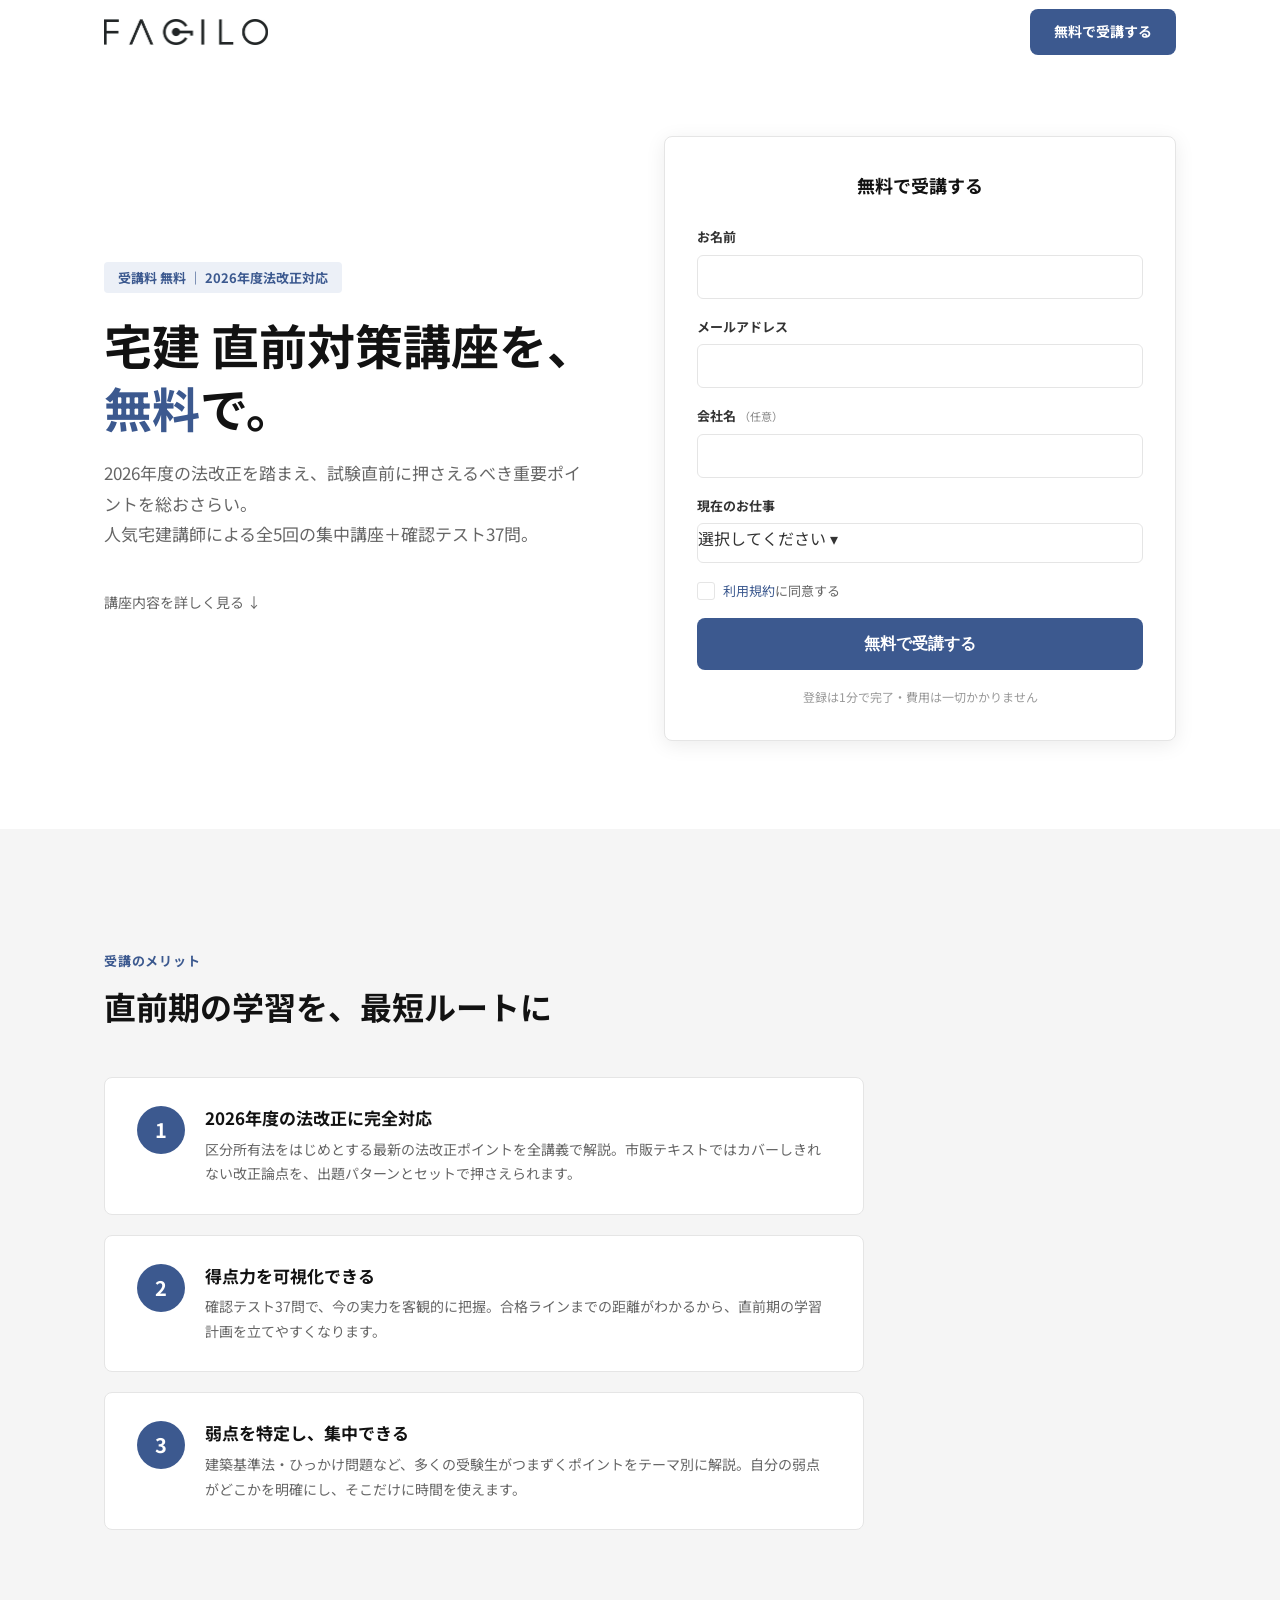
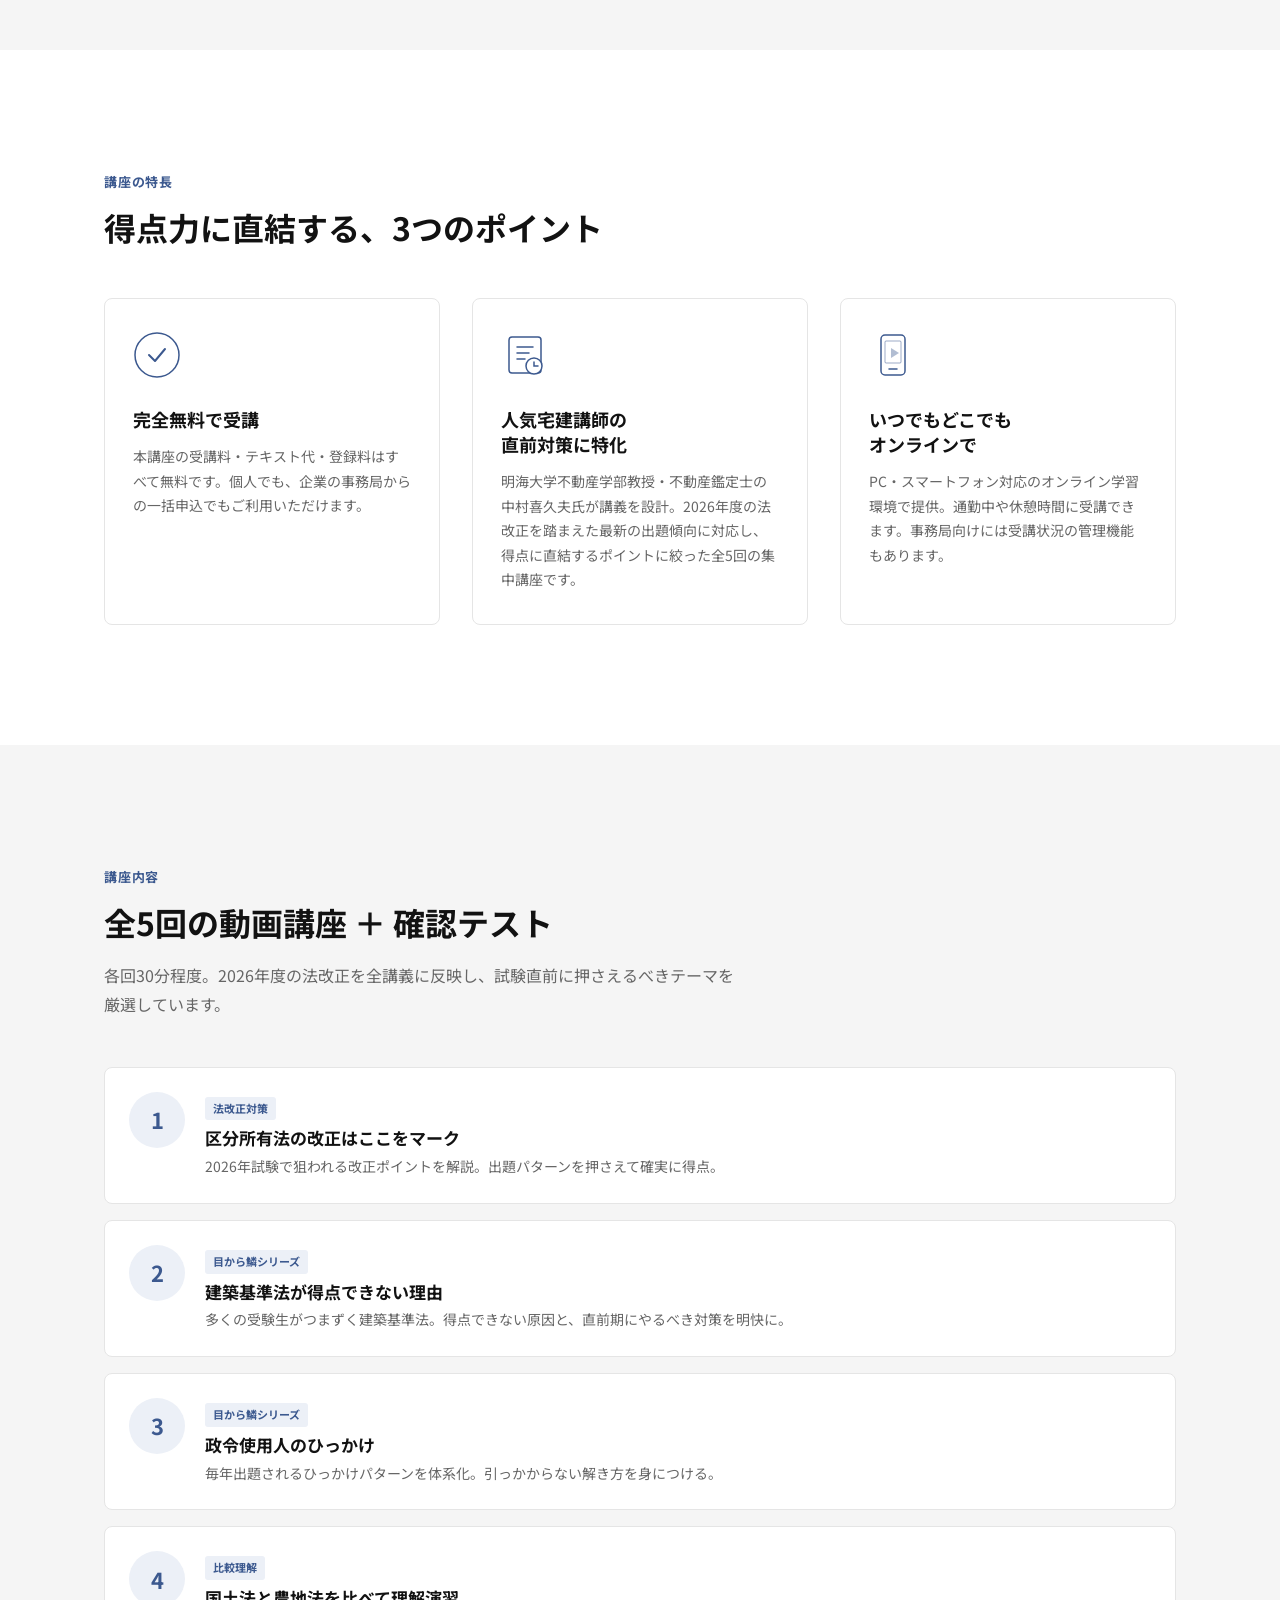
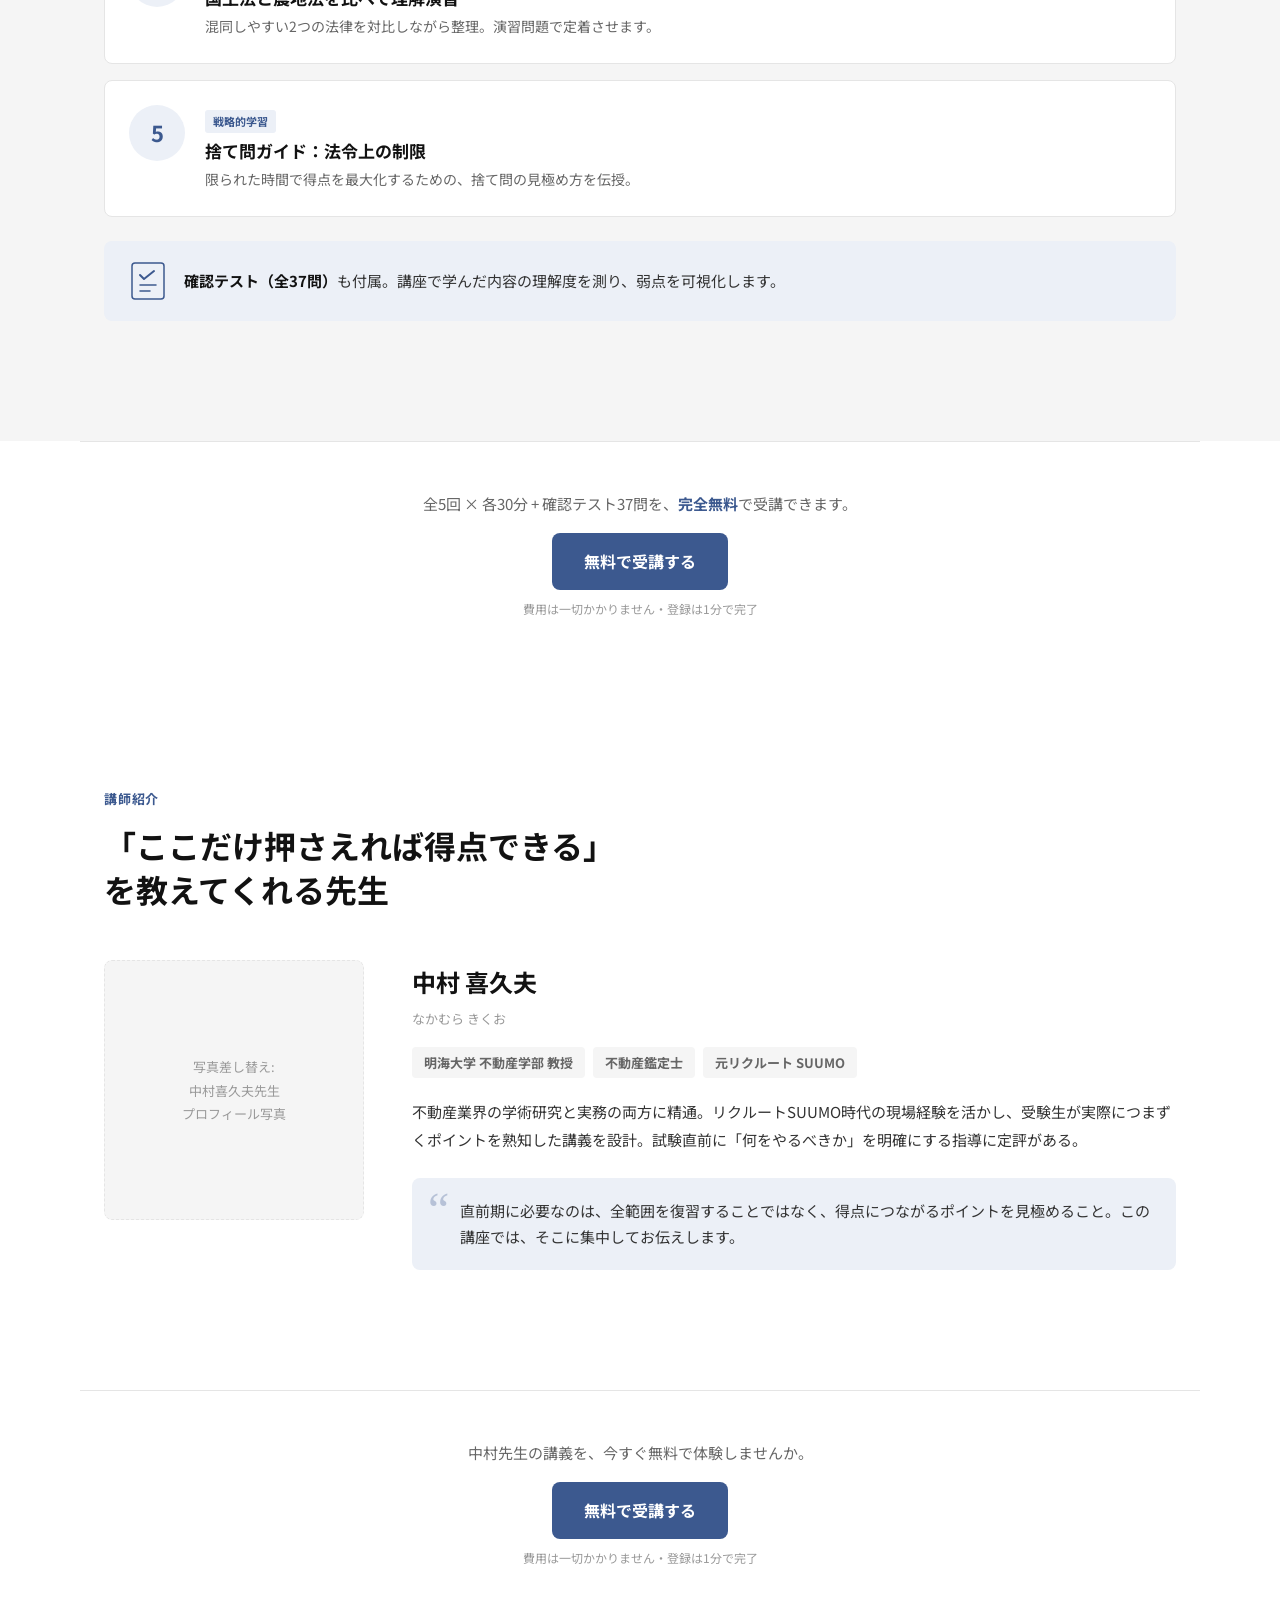
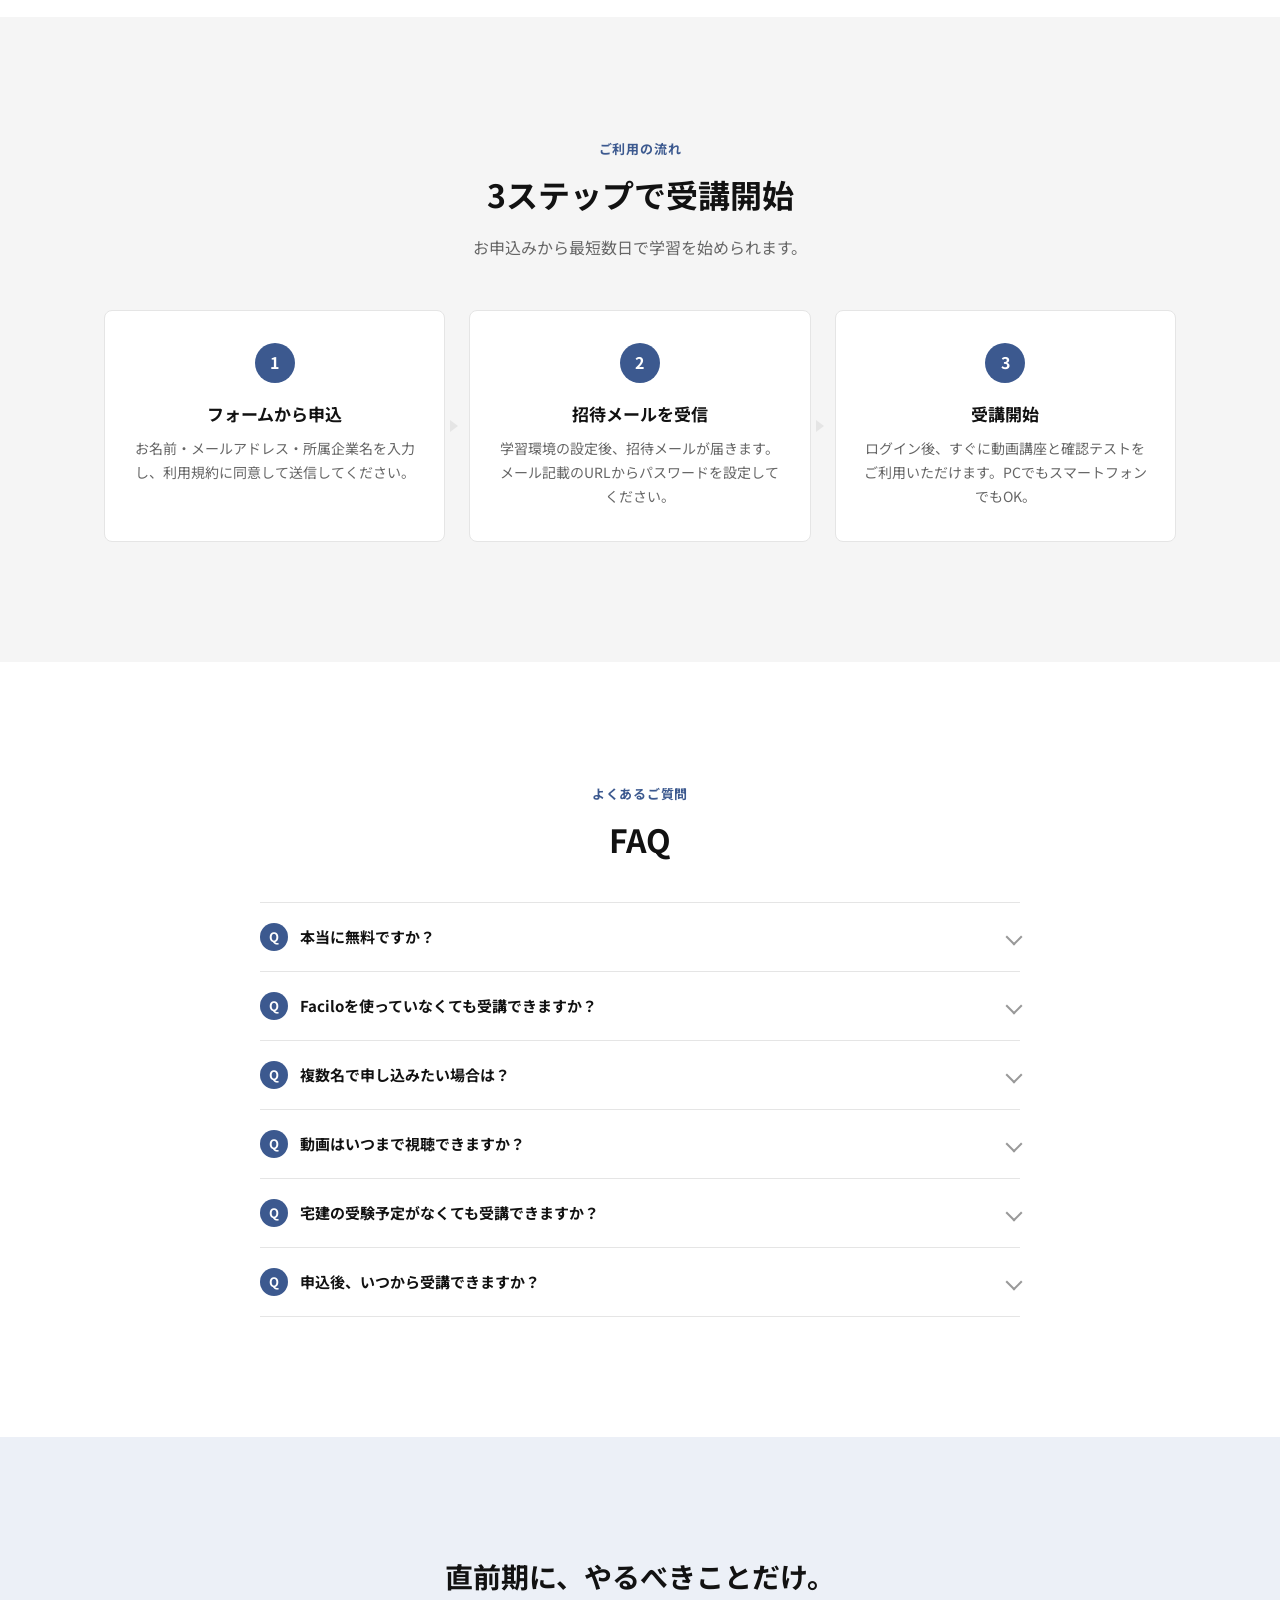
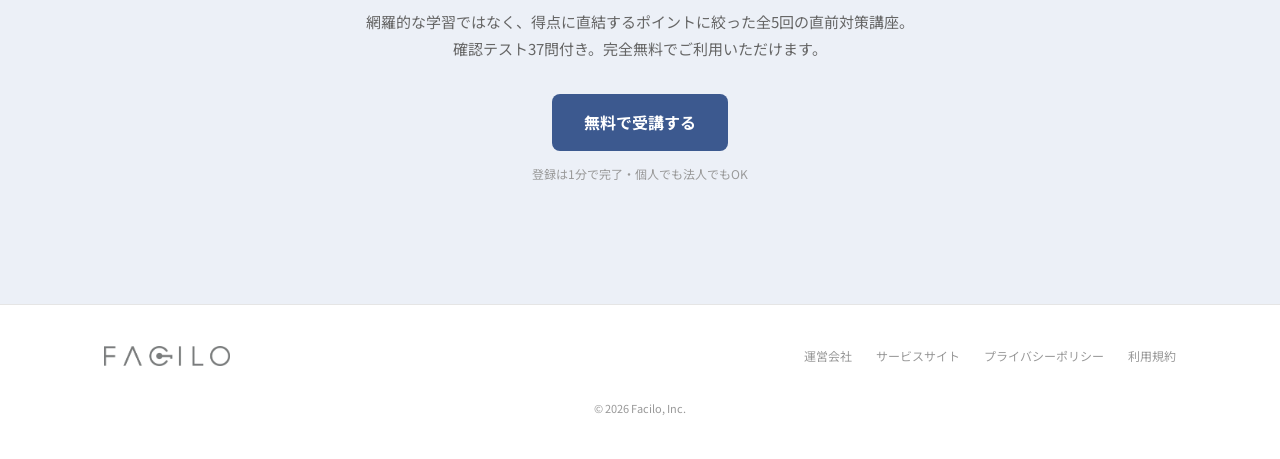
<file: index.html>
<!DOCTYPE html>
<html lang="ja">
<head>
  <meta charset="UTF-8">
  <meta name="viewport" content="width=device-width, initial-scale=1.0">
  <title>宅建 直前対策講座（無料）| Facilo</title>
  <meta name="description" content="人気宅建講師 中村喜久夫が教える宅建直前対策講座を完全無料で提供。全5回の動画講座＋確認テスト37問で得点力を強化。">
  <meta property="og:title" content="宅建 直前対策講座（無料）| Facilo">
  <meta property="og:description" content="大学教授が教える全5回の直前対策動画講座と確認テストを、完全無料でご利用いただけます。">
  <meta property="og:type" content="website">
  <!-- TODO: og:image を設定 -->
  <meta property="og:image" content="assets/og-image.jpg">
  <link rel="preconnect" href="https://fonts.googleapis.com">
  <link rel="preconnect" href="https://fonts.gstatic.com" crossorigin>
  <link href="https://fonts.googleapis.com/css2?family=Noto+Sans+JP:wght@400;700&display=swap" rel="stylesheet">
  <link rel="stylesheet" href="css/style.css">
</head>
<body>

  <!-- ========================================
       Header
       ======================================== -->
  <header class="header">
    <div class="container header__inner">
      <a href="#" class="header__logo">
        <img src="assets/logo.jpg" alt="Facilo" width="100" height="26">
      </a>
      <a href="#apply-form" class="header__cta">無料で受講する</a>
    </div>
  </header>

  <main>

    <!-- ========================================
         Hero
         ======================================== -->
    <section class="hero" id="top">
      <div class="container hero__inner">
        <div class="hero__content">
          <span class="hero__badge">受講料 無料 ｜ 2026年度法改正対応</span>
          <h1 class="hero__title">
            宅建 直前対策講座を、<br class="pc-only"><span class="accent">無料</span>で。
          </h1>
          <p class="hero__sub">
            2026年度の法改正を踏まえ、試験直前に押さえるべき重要ポイントを総おさらい。<br class="pc-only">
            人気宅建講師による全5回の集中講座＋確認テスト37問。
          </p>
          <div class="hero__actions">
            <a href="#curriculum" class="hero__link">講座内容を詳しく見る ↓</a>
          </div>
        </div>
        <div class="hero__form" id="apply-form">
          <!-- TODO: HubSpot埋め込みフォームに差し替え
               HubSpotポータル: 23163420
               埋め込みコード例:
               <script charset="utf-8" type="text/javascript" src="//js.hsforms.net/forms/embed/v2.js"></script>
               <script>
                 hbspt.forms.create({
                   region: "na2",
                   portalId: "23163420",
                   formId: "xxxxxxxx-xxxx-xxxx-xxxx-xxxxxxxxxxxx"
                 });
               </script>
          -->
          <div class="hero-form-card">
            <p class="hero-form-card__title">無料で受講する</p>
            <div class="hero-form-card__fields">
              <div class="hero-form-card__field">
                <label>お名前</label>
                <div class="hero-form-card__input"></div>
              </div>
              <div class="hero-form-card__field">
                <label>メールアドレス</label>
                <div class="hero-form-card__input"></div>
              </div>
              <div class="hero-form-card__field">
                <label>会社名<span style="font-weight:400; font-size:0.85em; color:#888; margin-left:0.3em;">（任意）</span></label>
                <div class="hero-form-card__input"></div>
              </div>
              <div class="hero-form-card__field">
                <label>現在のお仕事</label>
                <div class="hero-form-card__input" style="height: 2.5rem;">選択してください ▾</div>
              </div>
              <div class="hero-form-card__checkbox">
                <div class="hero-form-card__check"></div>
                <span><a href="#">利用規約</a>に同意する</span>
              </div>
              <button type="button" class="btn btn--primary" style="width: 100%;">無料で受講する</button>
            </div>
            <p class="hero-form-card__micro">登録は1分で完了・費用は一切かかりません</p>
          </div>
        </div>
      </div>
    </section>

    <!-- ========================================
         Benefits — 受講のメリット
         ======================================== -->
    <section class="section section--alt" id="benefits">
      <div class="container">
        <div class="reveal">
          <p class="section__eyebrow">受講のメリット</p>
          <h2 class="section__heading">直前期の学習を、最短ルートに</h2>
        </div>
        <div class="benefits__list">
          <div class="benefit-item reveal">
            <div class="benefit-item__num">1</div>
            <div class="benefit-item__body">
              <h3 class="benefit-item__title">2026年度の法改正に完全対応</h3>
              <p class="benefit-item__desc">区分所有法をはじめとする最新の法改正ポイントを全講義で解説。市販テキストではカバーしきれない改正論点を、出題パターンとセットで押さえられます。</p>
            </div>
          </div>
          <div class="benefit-item reveal">
            <div class="benefit-item__num">2</div>
            <div class="benefit-item__body">
              <h3 class="benefit-item__title">得点力を可視化できる</h3>
              <p class="benefit-item__desc">確認テスト37問で、今の実力を客観的に把握。合格ラインまでの距離がわかるから、直前期の学習計画を立てやすくなります。</p>
            </div>
          </div>
          <div class="benefit-item reveal">
            <div class="benefit-item__num">3</div>
            <div class="benefit-item__body">
              <h3 class="benefit-item__title">弱点を特定し、集中できる</h3>
              <p class="benefit-item__desc">建築基準法・ひっかけ問題など、多くの受験生がつまずくポイントをテーマ別に解説。自分の弱点がどこかを明確にし、そこだけに時間を使えます。</p>
            </div>
          </div>
        </div>
      </div>
    </section>

    <!-- ========================================
         Features — 講座の特長
         ======================================== -->
    <section class="section" id="features">
      <div class="container">
        <div class="reveal">
          <p class="section__eyebrow">講座の特長</p>
          <h2 class="section__heading">得点力に直結する、3つのポイント</h2>
        </div>
        <div class="features__grid">
          <div class="feature-card reveal">
            <svg class="feature-card__icon" viewBox="0 0 48 48" fill="none" xmlns="http://www.w3.org/2000/svg">
              <circle cx="24" cy="24" r="22" stroke="currentColor" stroke-width="1.5"/>
              <path d="M16 24L22 30L32 18" stroke="currentColor" stroke-width="2" stroke-linecap="round" stroke-linejoin="round"/>
            </svg>
            <h3 class="feature-card__title">完全無料で受講</h3>
            <p class="feature-card__desc">
              本講座の受講料・テキスト代・登録料はすべて無料です。個人でも、企業の事務局からの一括申込でもご利用いただけます。
            </p>
          </div>
          <div class="feature-card reveal">
            <svg class="feature-card__icon" viewBox="0 0 48 48" fill="none" xmlns="http://www.w3.org/2000/svg">
              <rect x="8" y="6" width="32" height="36" rx="3" stroke="currentColor" stroke-width="1.5"/>
              <line x1="16" y1="16" x2="32" y2="16" stroke="currentColor" stroke-width="1.5" stroke-linecap="round"/>
              <line x1="16" y1="22" x2="28" y2="22" stroke="currentColor" stroke-width="1.5" stroke-linecap="round"/>
              <line x1="16" y1="28" x2="24" y2="28" stroke="currentColor" stroke-width="1.5" stroke-linecap="round"/>
              <circle cx="33" cy="35" r="8" fill="white" stroke="currentColor" stroke-width="1.5"/>
              <path d="M33 31V35H37" stroke="currentColor" stroke-width="1.5" stroke-linecap="round"/>
            </svg>
            <h3 class="feature-card__title">人気宅建講師の<br>直前対策に特化</h3>
            <p class="feature-card__desc">
              明海大学不動産学部教授・不動産鑑定士の中村喜久夫氏が講義を設計。2026年度の法改正を踏まえた最新の出題傾向に対応し、得点に直結するポイントに絞った全5回の集中講座です。
            </p>
          </div>
          <div class="feature-card reveal">
            <svg class="feature-card__icon" viewBox="0 0 48 48" fill="none" xmlns="http://www.w3.org/2000/svg">
              <rect x="12" y="4" width="24" height="40" rx="4" stroke="currentColor" stroke-width="1.5"/>
              <line x1="20" y1="38" x2="28" y2="38" stroke="currentColor" stroke-width="1.5" stroke-linecap="round"/>
              <rect x="16" y="10" width="16" height="22" rx="1" stroke="currentColor" stroke-width="1" opacity="0.5"/>
              <polygon points="22,17 22,27 30,22" fill="currentColor" opacity="0.4"/>
            </svg>
            <h3 class="feature-card__title">いつでもどこでも<br>オンラインで</h3>
            <p class="feature-card__desc">
              PC・スマートフォン対応のオンライン学習環境で提供。通勤中や休憩時間に受講できます。事務局向けには受講状況の管理機能もあります。
            </p>
          </div>
        </div>
      </div>
    </section>

    <!-- ========================================
         Curriculum — 講座内容
         ======================================== -->
    <section class="section section--alt" id="curriculum">
      <div class="container">
        <div class="reveal">
          <p class="section__eyebrow">講座内容</p>
          <h2 class="section__heading">全5回の動画講座 ＋ 確認テスト</h2>
          <p class="section__lead">
            各回30分程度。2026年度の法改正を全講義に反映し、試験直前に押さえるべきテーマを厳選しています。
          </p>
        </div>
        <div class="curriculum__list">
          <div class="curriculum-item reveal">
            <div class="curriculum-item__num">1</div>
            <div class="curriculum-item__body">
              <span class="curriculum-item__tag">法改正対策</span>
              <h3 class="curriculum-item__title">区分所有法の改正はここをマーク</h3>
              <p class="curriculum-item__desc">2026年試験で狙われる改正ポイントを解説。出題パターンを押さえて確実に得点。</p>
            </div>
          </div>
          <div class="curriculum-item reveal">
            <div class="curriculum-item__num">2</div>
            <div class="curriculum-item__body">
              <span class="curriculum-item__tag">目から鱗シリーズ</span>
              <h3 class="curriculum-item__title">建築基準法が得点できない理由</h3>
              <p class="curriculum-item__desc">多くの受験生がつまずく建築基準法。得点できない原因と、直前期にやるべき対策を明快に。</p>
            </div>
          </div>
          <div class="curriculum-item reveal">
            <div class="curriculum-item__num">3</div>
            <div class="curriculum-item__body">
              <span class="curriculum-item__tag">目から鱗シリーズ</span>
              <h3 class="curriculum-item__title">政令使用人のひっかけ</h3>
              <p class="curriculum-item__desc">毎年出題されるひっかけパターンを体系化。引っかからない解き方を身につける。</p>
            </div>
          </div>
          <div class="curriculum-item reveal">
            <div class="curriculum-item__num">4</div>
            <div class="curriculum-item__body">
              <span class="curriculum-item__tag">比較理解</span>
              <h3 class="curriculum-item__title">国土法と農地法を比べて理解演習</h3>
              <p class="curriculum-item__desc">混同しやすい2つの法律を対比しながら整理。演習問題で定着させます。</p>
            </div>
          </div>
          <div class="curriculum-item reveal">
            <div class="curriculum-item__num">5</div>
            <div class="curriculum-item__body">
              <span class="curriculum-item__tag">戦略的学習</span>
              <h3 class="curriculum-item__title">捨て問ガイド：法令上の制限</h3>
              <p class="curriculum-item__desc">限られた時間で得点を最大化するための、捨て問の見極め方を伝授。</p>
            </div>
          </div>
        </div>
        <div class="curriculum__test reveal">
          <svg class="curriculum__test-icon" viewBox="0 0 40 40" fill="none" xmlns="http://www.w3.org/2000/svg">
            <rect x="4" y="2" width="32" height="36" rx="3" stroke="currentColor" stroke-width="1.5"/>
            <path d="M12 14L16 18L26 10" stroke="currentColor" stroke-width="2" stroke-linecap="round" stroke-linejoin="round"/>
            <line x1="12" y1="24" x2="28" y2="24" stroke="currentColor" stroke-width="1.5" stroke-linecap="round"/>
            <line x1="12" y1="30" x2="22" y2="30" stroke="currentColor" stroke-width="1.5" stroke-linecap="round"/>
          </svg>
          <p class="curriculum__test-text">
            <strong>確認テスト（全37問）</strong>も付属。講座で学んだ内容の理解度を測り、弱点を可視化します。
          </p>
        </div>
      </div>
    </section>

    <!-- Mid CTA (after curriculum) -->
    <div class="mid-cta container">
      <p class="mid-cta__text">全5回 × 各30分 + 確認テスト37問を、<strong>完全無料</strong>で受講できます。</p>
      <a href="#apply-form" class="btn btn--primary">無料で受講する</a>
      <p class="mid-cta__micro">費用は一切かかりません・登録は1分で完了</p>
    </div>

    <!-- ========================================
         Instructor — 講師紹介
         ======================================== -->
    <section class="section" id="instructor">
      <div class="container">
        <div class="reveal">
          <p class="section__eyebrow">講師紹介</p>
          <h2 class="section__heading">「ここだけ押さえれば得点できる」<br class="pc-only">を教えてくれる先生</h2>
        </div>
        <div class="instructor__inner reveal">
          <div class="instructor__photo">
            <!-- TODO: 中村先生のプロフィール写真に差し替え -->
            <div class="placeholder" style="aspect-ratio: 1;">
              <span>写真差し替え:<br>中村喜久夫先生<br>プロフィール写真</span>
            </div>
          </div>
          <div class="instructor__info">
            <h3>中村 喜久夫</h3>
            <p class="kana">なかむら きくお</p>
            <ul class="instructor__titles">
              <li>明海大学 不動産学部 教授</li>
              <li>不動産鑑定士</li>
              <li>元リクルート SUUMO</li>
            </ul>
            <p class="instructor__bio">
              不動産業界の学術研究と実務の両方に精通。リクルートSUUMO時代の現場経験を活かし、受験生が実際につまずくポイントを熟知した講義を設計。試験直前に「何をやるべきか」を明確にする指導に定評がある。
            </p>
            <div class="instructor__quote">
              <!-- TODO: 先生に実際のコメントを依頼して差し替え -->
              <p>
                直前期に必要なのは、全範囲を復習することではなく、得点につながるポイントを見極めること。この講座では、そこに集中してお伝えします。
              </p>
            </div>
          </div>
        </div>
      </div>
    </section>

    <!-- Mid CTA (after instructor) -->
    <div class="mid-cta container">
      <p class="mid-cta__text">中村先生の講義を、今すぐ無料で体験しませんか。</p>
      <a href="#apply-form" class="btn btn--primary">無料で受講する</a>
      <p class="mid-cta__micro">費用は一切かかりません・登録は1分で完了</p>
    </div>

    <!-- ========================================
         Flow — ご利用の流れ
         ======================================== -->
    <section class="section section--alt" id="flow">
      <div class="container">
        <div class="reveal" style="text-align: center;">
          <p class="section__eyebrow">ご利用の流れ</p>
          <h2 class="section__heading">3ステップで受講開始</h2>
          <p class="section__lead" style="margin-inline: auto;">
            お申込みから最短数日で学習を始められます。
          </p>
        </div>
        <div class="flow__steps">
          <div class="flow-step reveal">
            <span class="flow-step__num">1</span>
            <h3 class="flow-step__title">フォームから申込</h3>
            <p class="flow-step__desc">
              お名前・メールアドレス・所属企業名を入力し、利用規約に同意して送信してください。
            </p>
          </div>
          <div class="flow-step reveal">
            <span class="flow-step__num">2</span>
            <h3 class="flow-step__title">招待メールを受信</h3>
            <p class="flow-step__desc">
              学習環境の設定後、招待メールが届きます。メール記載のURLからパスワードを設定してください。
            </p>
          </div>
          <div class="flow-step reveal">
            <span class="flow-step__num">3</span>
            <h3 class="flow-step__title">受講開始</h3>
            <p class="flow-step__desc">
              ログイン後、すぐに動画講座と確認テストをご利用いただけます。PCでもスマートフォンでもOK。
            </p>
          </div>
        </div>
      </div>
    </section>

    <!-- ========================================
         FAQ
         ======================================== -->
    <section class="section" id="faq">
      <div class="container">
        <div class="reveal" style="text-align: center;">
          <p class="section__eyebrow">よくあるご質問</p>
          <h2 class="section__heading">FAQ</h2>
        </div>
        <div class="faq__list">
          <details class="faq-item">
            <summary>本当に無料ですか？</summary>
            <div class="faq-item__answer">
              <p>はい。本講座の受講料・テキスト代・登録料はすべて無料です。</p>
            </div>
          </details>
          <details class="faq-item">
            <summary>Faciloを使っていなくても受講できますか？</summary>
            <div class="faq-item__answer">
              <p>はい。Faciloの導入有無にかかわらず、どなたでもお申込みいただけます。</p>
            </div>
          </details>
          <details class="faq-item">
            <summary>複数名で申し込みたい場合は？</summary>
            <div class="faq-item__answer">
              <p>企業の事務局様からの一括申込も受け付けています。フォームの備考欄に人数をご記入ください。担当者よりご連絡いたします。</p>
            </div>
          </details>
          <details class="faq-item">
            <summary>動画はいつまで視聴できますか？</summary>
            <div class="faq-item__answer">
              <!-- TODO: 視聴期限を確定して記載 -->
              <p>2026年度宅建試験（10月）終了後も一定期間ご視聴いただけます。詳細な期限は追ってご案内いたします。</p>
            </div>
          </details>
          <details class="faq-item">
            <summary>宅建の受験予定がなくても受講できますか？</summary>
            <div class="faq-item__answer">
              <p>受験予定の方を主な対象としていますが、知識のブラッシュアップや社内研修目的でもご受講いただけます。</p>
            </div>
          </details>
          <details class="faq-item">
            <summary>申込後、いつから受講できますか？</summary>
            <div class="faq-item__answer">
              <p>お申込み後、数営業日以内に招待メールをお送りします。メール記載のURLからパスワードを設定していただくと、すぐに受講を開始できます。</p>
            </div>
          </details>
        </div>
      </div>
    </section>

    <!-- ========================================
         Final CTA
         ======================================== -->
    <section class="section section--accent-bg" id="apply">
      <div class="container">
        <div class="final-cta reveal">
          <h2 class="final-cta__heading">
            直前期に、やるべきことだけ。
          </h2>
          <p class="final-cta__sub">
            網羅的な学習ではなく、得点に直結するポイントに絞った全5回の直前対策講座。<br>
            確認テスト37問付き。完全無料でご利用いただけます。
          </p>
          <div class="final-cta__actions">
            <a href="#apply-form" class="btn btn--primary">無料で受講する</a>
          </div>
          <p class="final-cta__micro">登録は1分で完了・個人でも法人でもOK</p>
        </div>
      </div>
    </section>

  </main>

  <!-- ========================================
       Footer
       ======================================== -->
  <footer class="footer">
    <div class="container footer__inner">
      <a href="#" class="footer__logo">
        <img src="assets/logo.jpg" alt="Facilo" width="80" height="20">
      </a>
      <div class="footer__links">
        <a href="https://facilo.jp/company" target="_blank" rel="noopener">運営会社</a>
        <a href="https://facilo.jp/" target="_blank" rel="noopener">サービスサイト</a>
        <!-- TODO: 実際のURLに差し替え -->
        <a href="#">プライバシーポリシー</a>
        <a href="#">利用規約</a>
      </div>
      <p class="footer__copy">&copy; 2026 Facilo, Inc.</p>
    </div>
  </footer>

  <script src="js/main.js"></script>
</body>
</html>
</file>
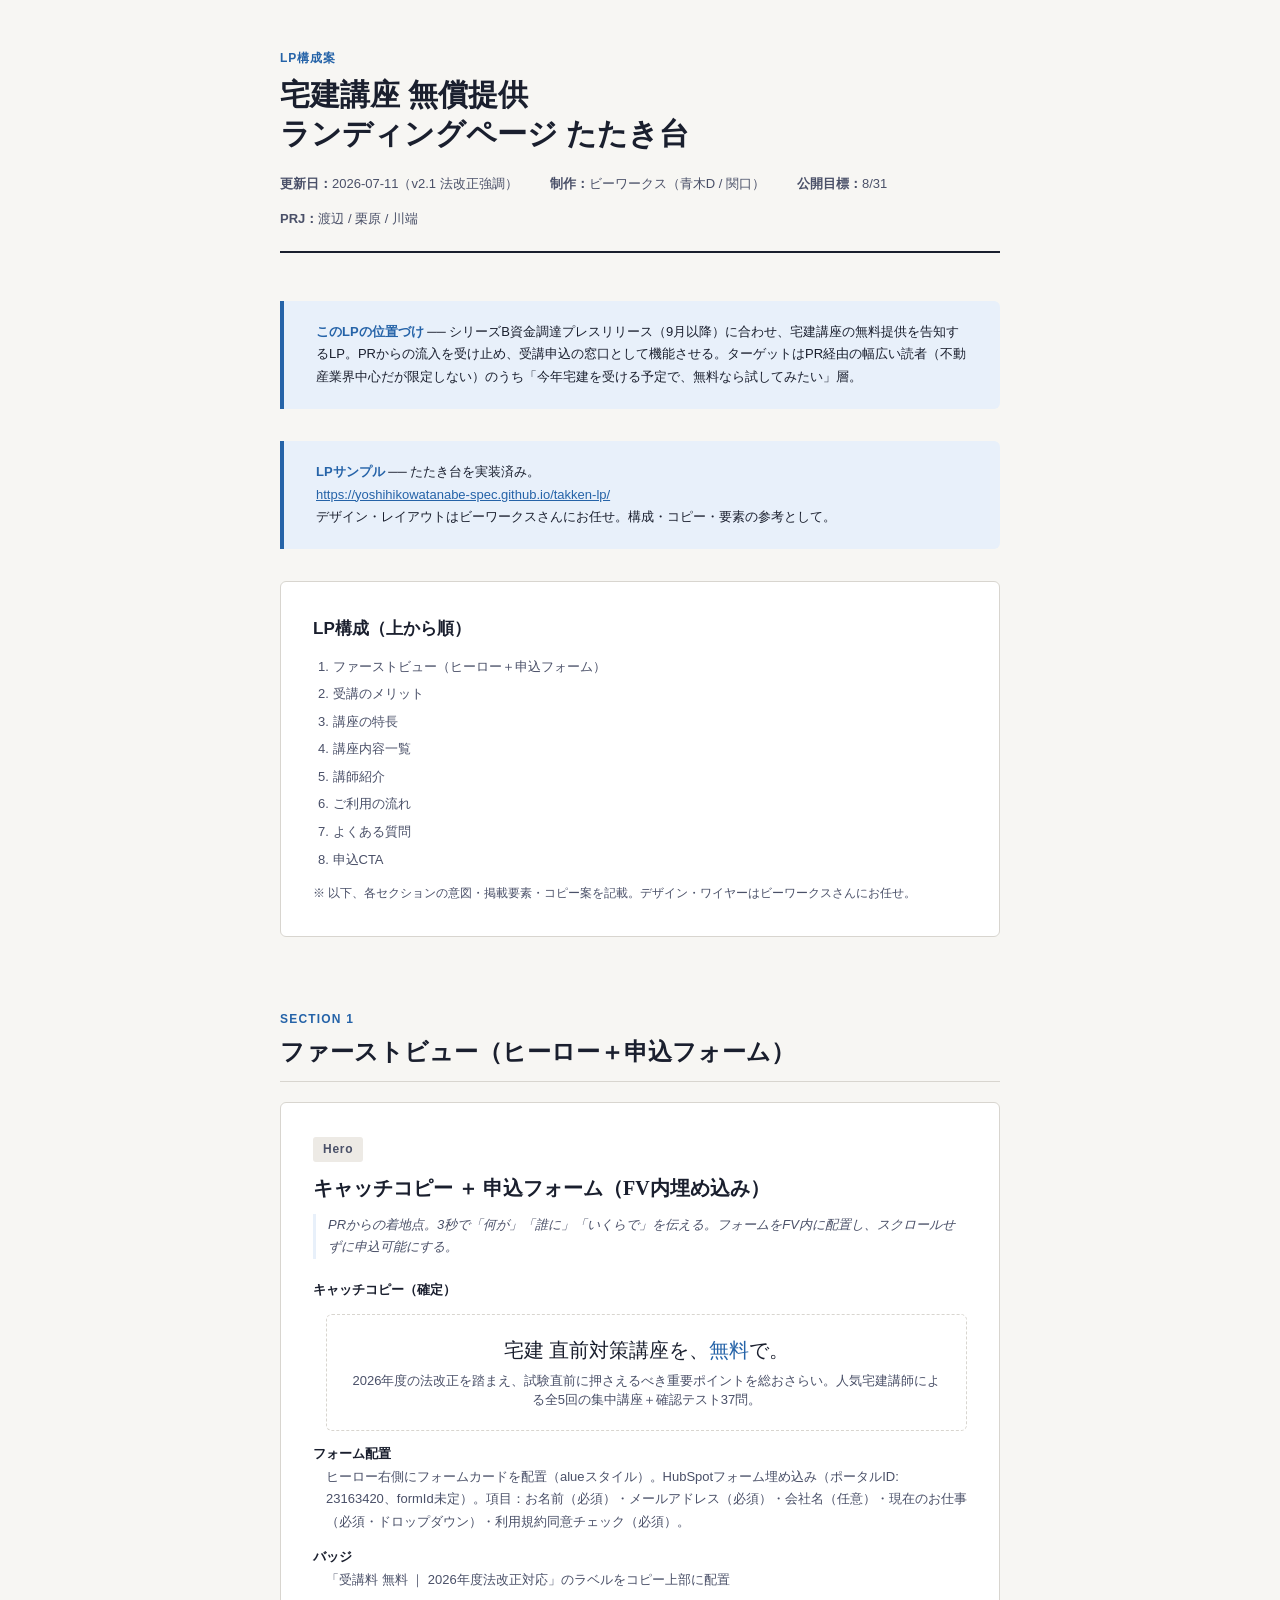
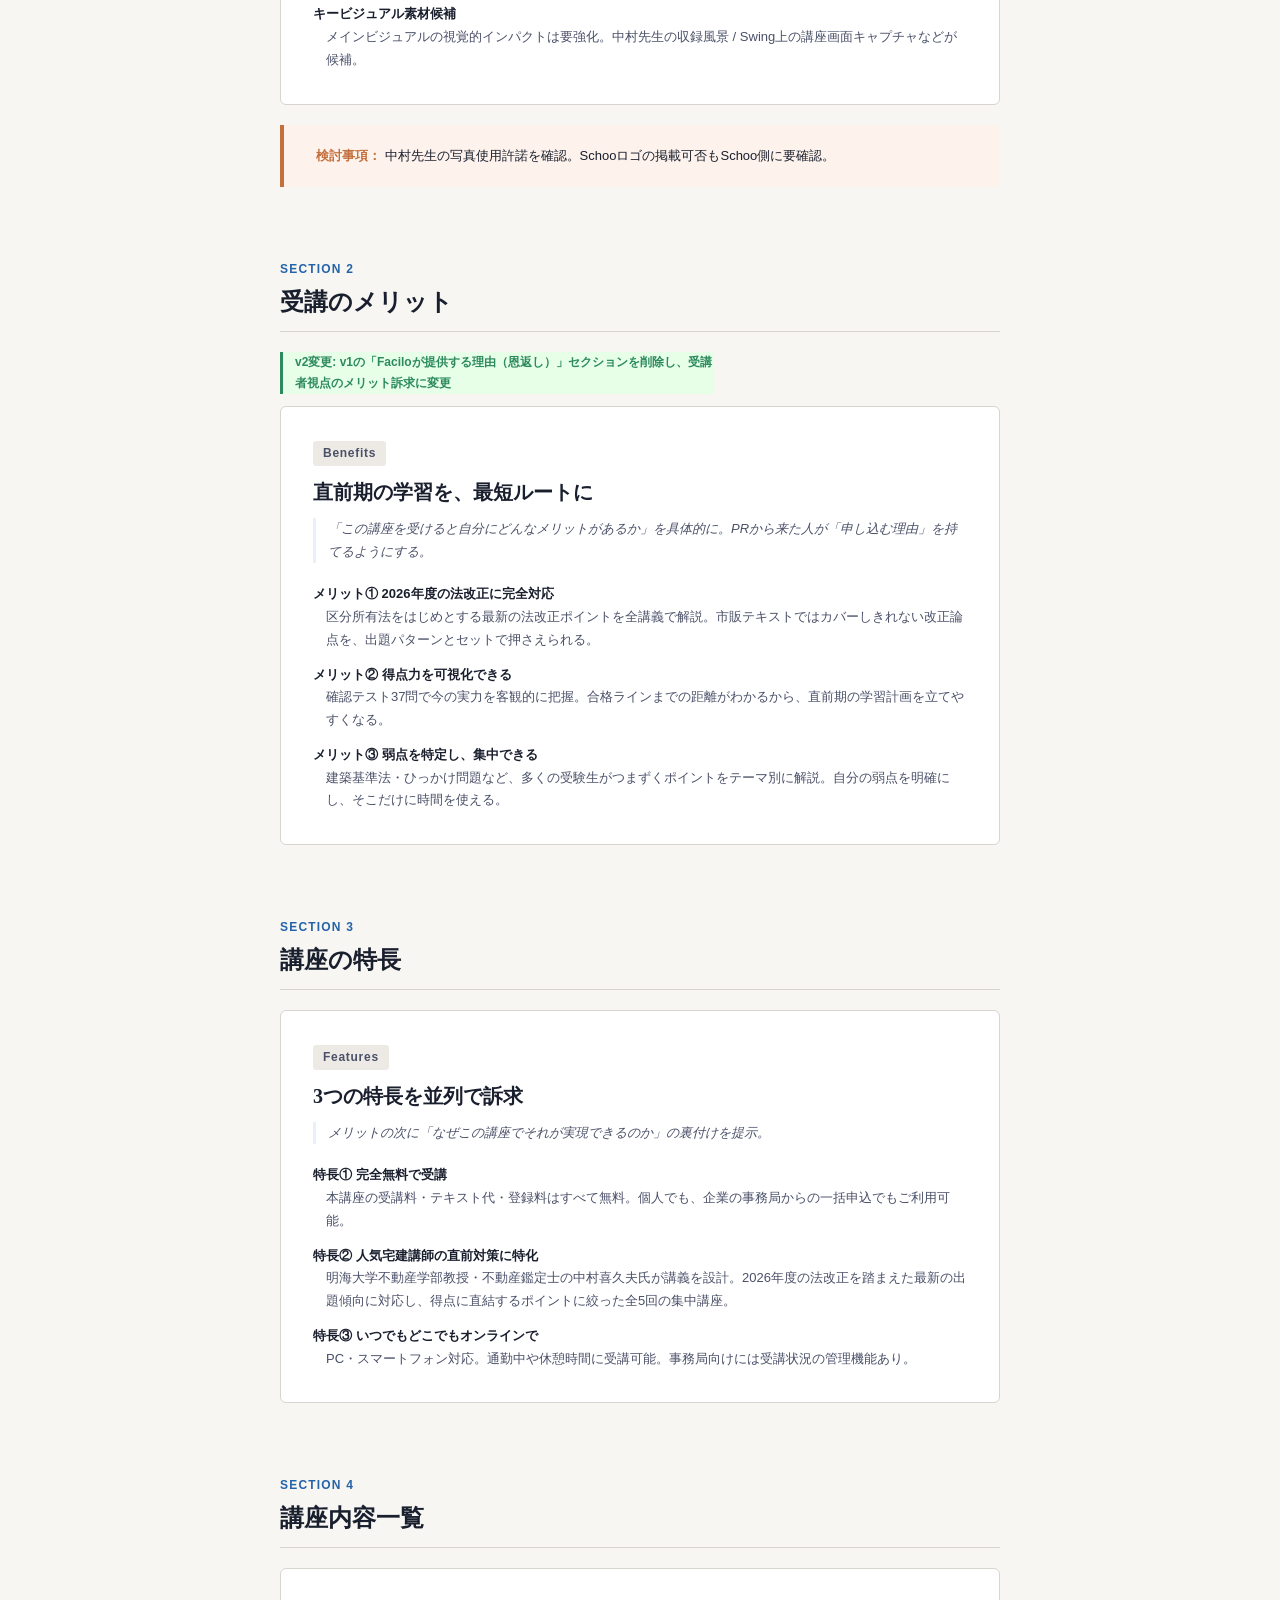
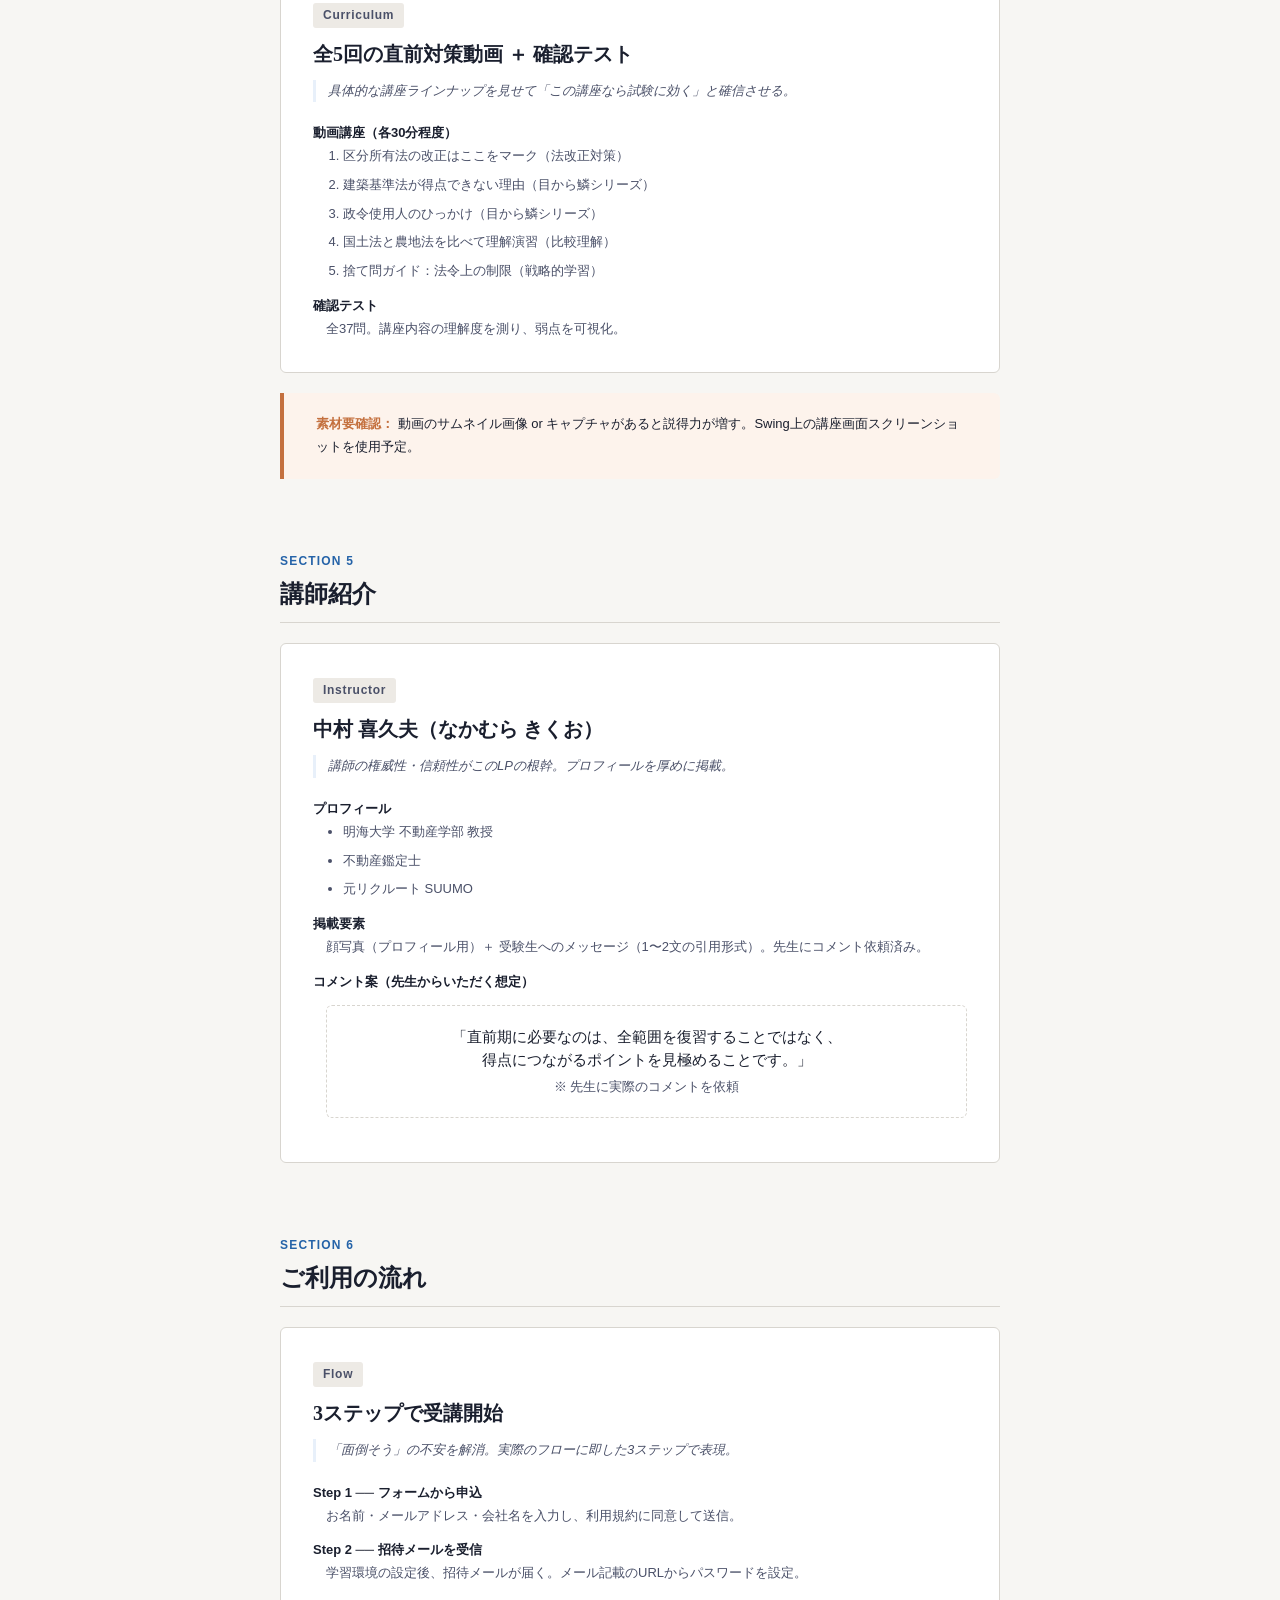
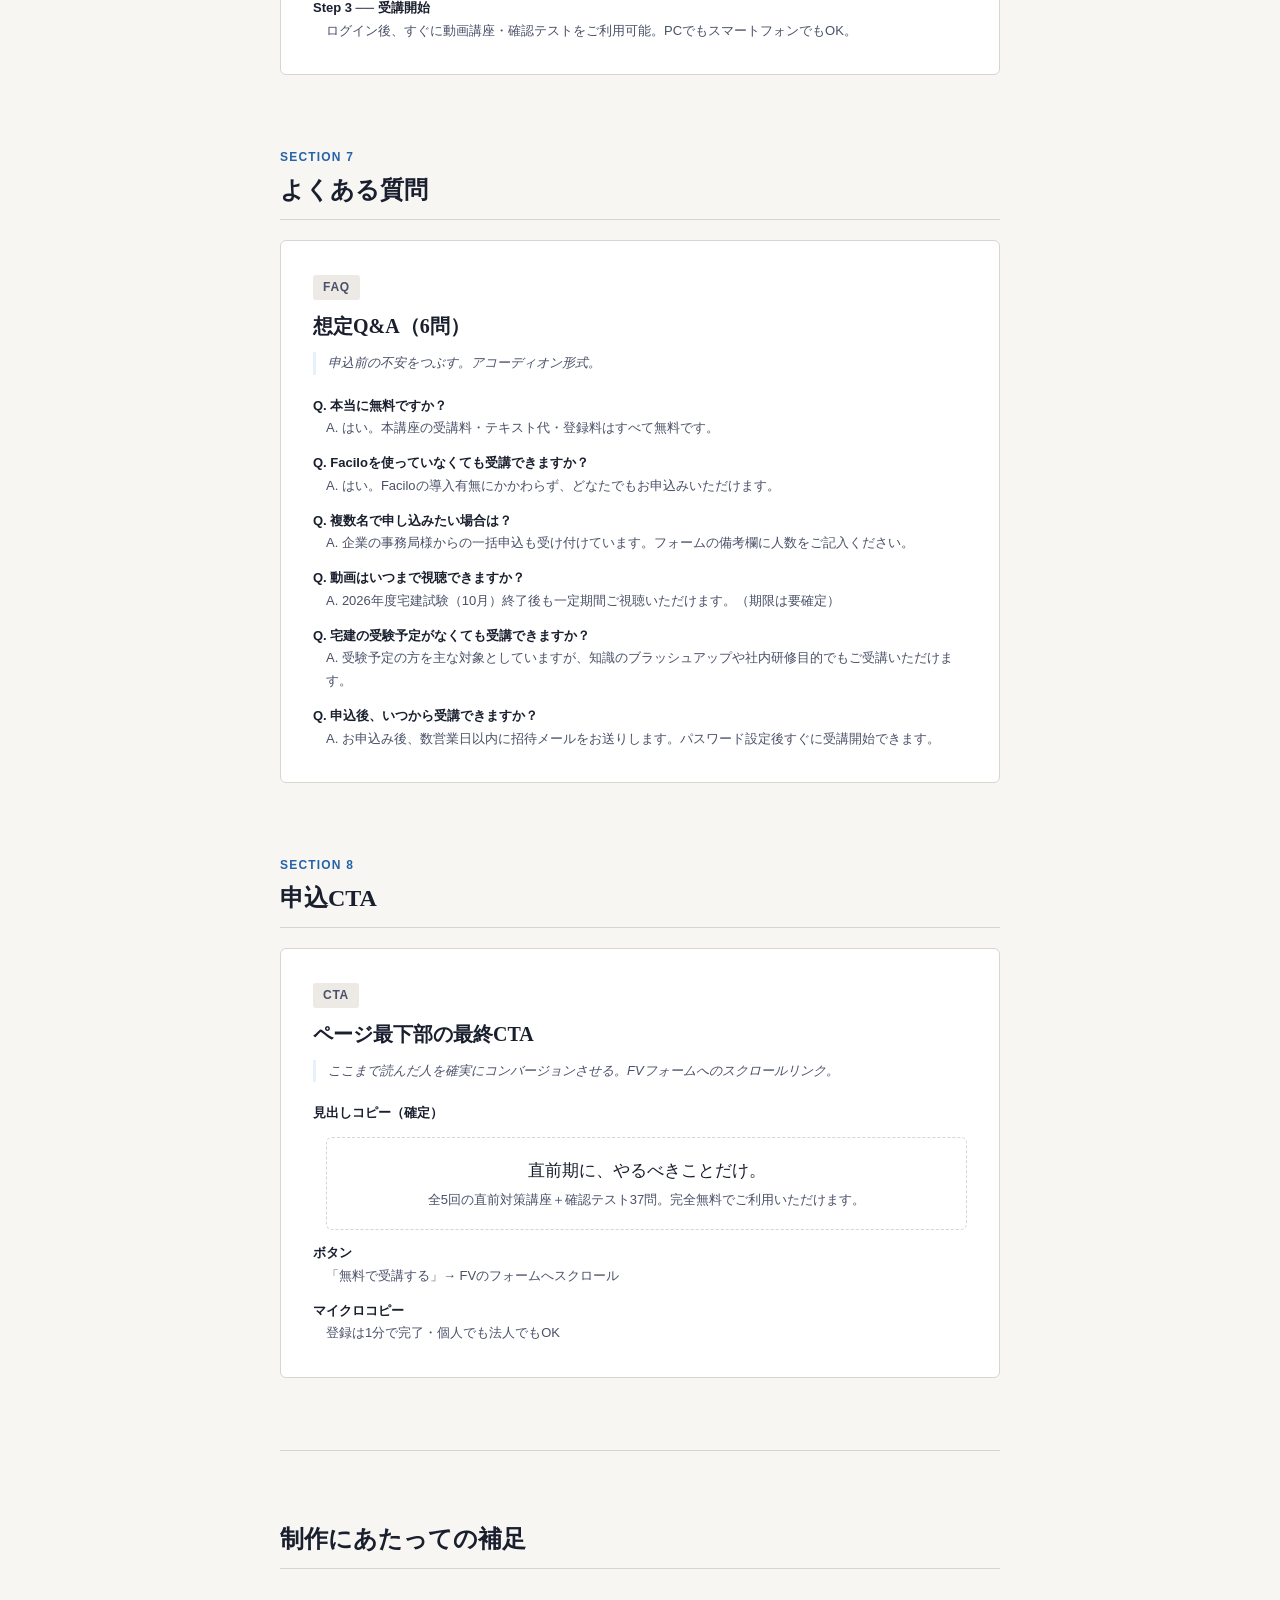
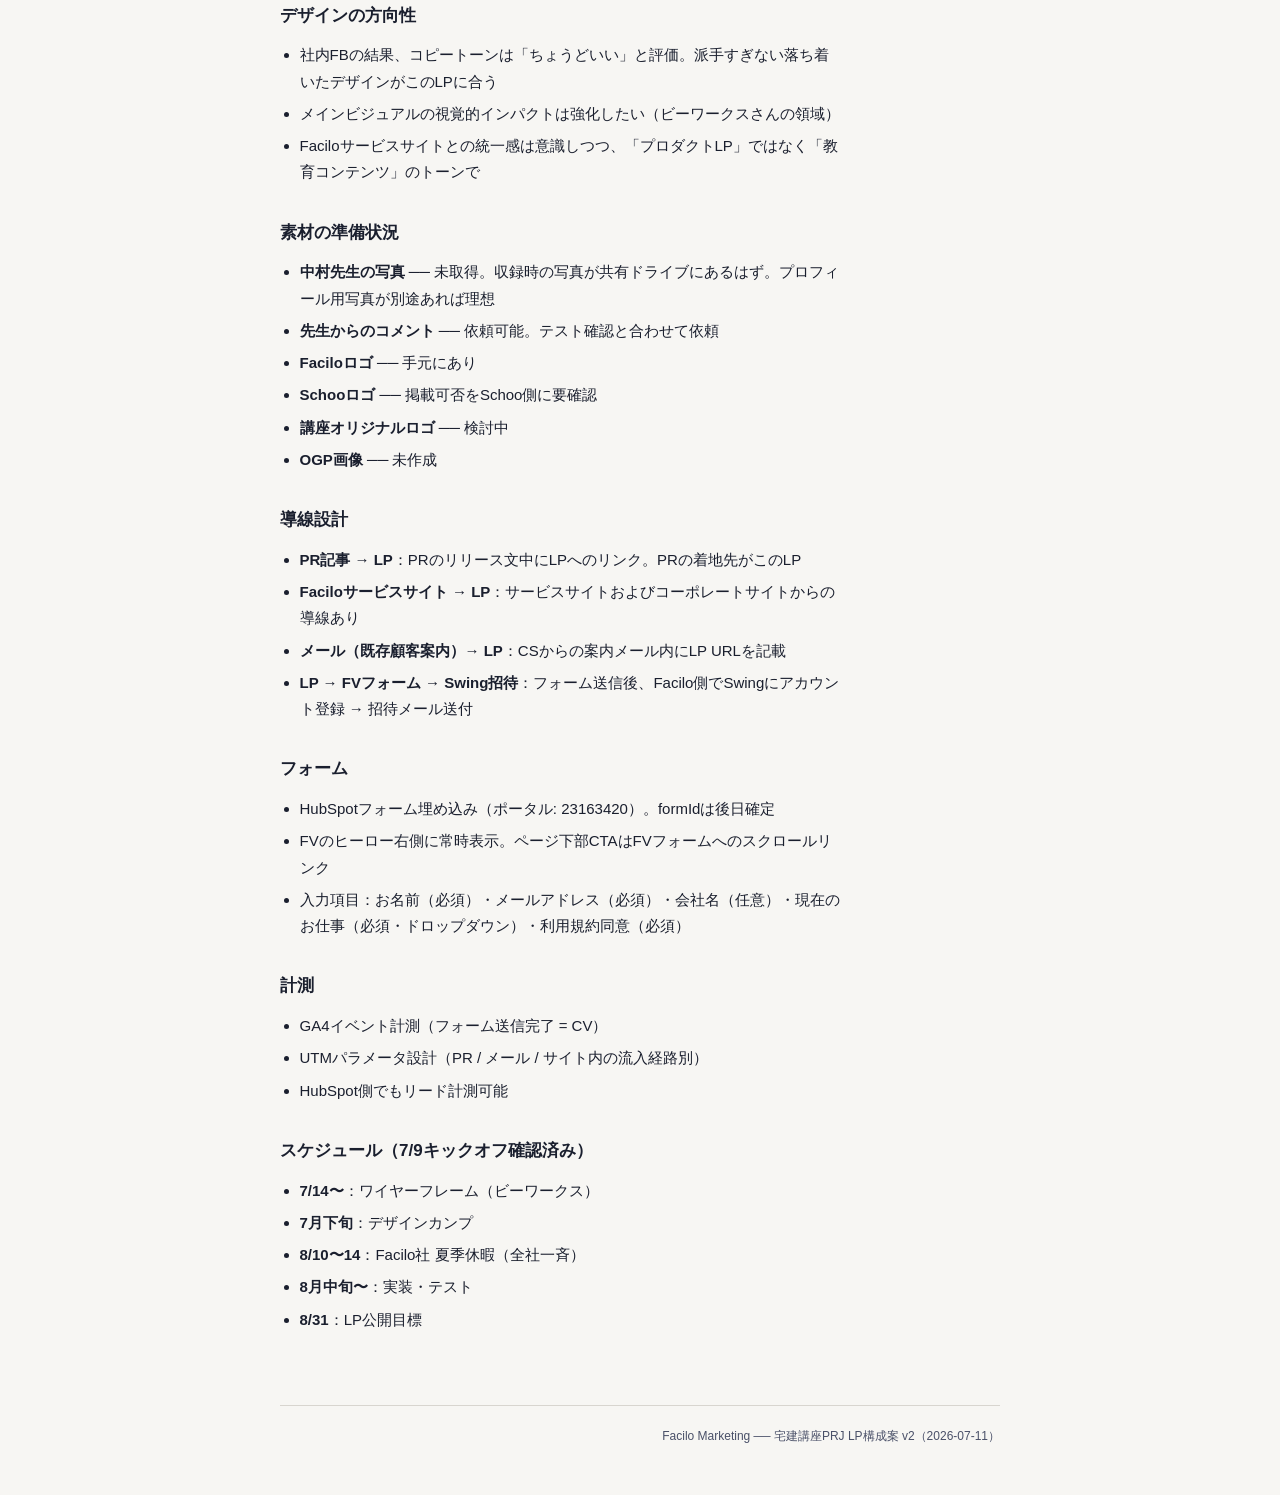
<file: kouseian.html>
<!DOCTYPE html>
<html lang="ja">
<head>
  <meta charset="UTF-8">
  <meta name="viewport" content="width=device-width, initial-scale=1.0">
  <meta name="robots" content="noindex, nofollow">
  <title>宅建講座LP 構成案・たたき台</title>
<style>
  :root {
    --ink: #1a1f2e;
    --ink-secondary: #4a5068;
    --surface: #f7f6f3;
    --surface-raised: #ffffff;
    --border: #d8d5cf;
    --accent: #2563a8;
    --accent-hover: #1d4f8a;
    --accent-soft: #e8f0fa;
    --warm: #c4703e;
    --warm-soft: #fdf3ec;
    --success: #2d8a5e;
    --tag-bg: #edeae5;

    --ff-display: 'Hiragino Mincho ProN', 'Yu Mincho', 'Noto Serif JP', serif;
    --ff-body: 'Hiragino Sans', 'Noto Sans JP', 'Yu Gothic', sans-serif;

    --fs-xs: 0.75rem;
    --fs-sm: 0.8125rem;
    --fs-base: 0.9375rem;
    --fs-md: 1.0625rem;
    --fs-lg: 1.25rem;
    --fs-xl: 1.5rem;
    --fs-2xl: 1.875rem;

    --space-xs: 0.375rem;
    --space-sm: 0.75rem;
    --space-md: 1.25rem;
    --space-lg: 2rem;
    --space-xl: 3rem;
    --space-2xl: 4.5rem;

    --radius: 6px;
    --max-w: 760px;
  }

  @media (prefers-color-scheme: dark) {
    :root {
      --ink: #e4e2dd;
      --ink-secondary: #a09b90;
      --surface: #181a20;
      --surface-raised: #22252e;
      --border: #333640;
      --accent: #5b9fd6;
      --accent-hover: #7ab4e2;
      --accent-soft: #1e2a3a;
      --warm: #d98f5f;
      --warm-soft: #2a2118;
      --tag-bg: #2a2d35;
    }
  }
  :root[data-theme="dark"] {
    --ink: #e4e2dd;
    --ink-secondary: #a09b90;
    --surface: #181a20;
    --surface-raised: #22252e;
    --border: #333640;
    --accent: #5b9fd6;
    --accent-hover: #7ab4e2;
    --accent-soft: #1e2a3a;
    --warm: #d98f5f;
    --warm-soft: #2a2118;
    --tag-bg: #2a2d35;
  }
  :root[data-theme="light"] {
    --ink: #1a1f2e;
    --ink-secondary: #4a5068;
    --surface: #f7f6f3;
    --surface-raised: #ffffff;
    --border: #d8d5cf;
    --accent: #2563a8;
    --accent-hover: #1d4f8a;
    --accent-soft: #e8f0fa;
    --warm: #c4703e;
    --warm-soft: #fdf3ec;
    --tag-bg: #edeae5;
  }

  *, *::before, *::after { box-sizing: border-box; margin: 0; }
  body {
    font-family: var(--ff-body);
    font-size: var(--fs-base);
    line-height: 1.75;
    color: var(--ink);
    background: var(--surface);
    -webkit-font-smoothing: antialiased;
  }

  .wrap {
    max-width: var(--max-w);
    margin: 0 auto;
    padding: var(--space-xl) var(--space-md);
  }

  .doc-header {
    border-bottom: 2px solid var(--ink);
    padding-bottom: var(--space-md);
    margin-bottom: var(--space-xl);
  }
  .doc-header .eyebrow {
    font-size: var(--fs-xs);
    font-weight: 600;
    letter-spacing: 0.08em;
    text-transform: uppercase;
    color: var(--accent);
    margin-bottom: var(--space-xs);
  }
  .doc-header h1 {
    font-family: var(--ff-display);
    font-size: var(--fs-2xl);
    font-weight: 700;
    line-height: 1.3;
    text-wrap: balance;
    color: var(--ink);
  }
  .doc-meta {
    display: flex;
    flex-wrap: wrap;
    gap: var(--space-sm) var(--space-lg);
    margin-top: var(--space-md);
    font-size: var(--fs-sm);
    color: var(--ink-secondary);
  }
  .doc-meta dt { font-weight: 600; display: inline; }
  .doc-meta dt::after { content: '：'; }
  .doc-meta dd { display: inline; margin: 0; }
  .doc-meta .pair { white-space: nowrap; }

  .section { margin-bottom: var(--space-2xl); }
  .section-label {
    font-size: var(--fs-xs);
    font-weight: 700;
    letter-spacing: 0.1em;
    text-transform: uppercase;
    color: var(--accent);
    margin-bottom: var(--space-xs);
  }
  .section h2 {
    font-family: var(--ff-display);
    font-size: var(--fs-xl);
    font-weight: 700;
    line-height: 1.35;
    text-wrap: balance;
    border-bottom: 1px solid var(--border);
    padding-bottom: var(--space-sm);
    margin-bottom: var(--space-md);
  }
  .section h3 {
    font-size: var(--fs-md);
    font-weight: 700;
    margin-top: var(--space-lg);
    margin-bottom: var(--space-sm);
    color: var(--ink);
  }
  .section p, .section li { max-width: 65ch; }
  .section p + p { margin-top: var(--space-sm); }
  .section ul, .section ol { padding-left: 1.3em; }
  .section li { margin-bottom: var(--space-xs); }

  .lp-section {
    background: var(--surface-raised);
    border: 1px solid var(--border);
    border-radius: var(--radius);
    padding: var(--space-lg);
    margin-bottom: var(--space-md);
  }
  .lp-section .lp-tag {
    display: inline-block;
    font-size: var(--fs-xs);
    font-weight: 700;
    letter-spacing: 0.06em;
    background: var(--tag-bg);
    color: var(--ink-secondary);
    padding: 2px 10px;
    border-radius: 3px;
    margin-bottom: var(--space-sm);
  }
  .lp-section .lp-title {
    font-family: var(--ff-display);
    font-size: var(--fs-lg);
    font-weight: 700;
    margin-bottom: var(--space-sm);
    color: var(--ink);
    line-height: 1.4;
  }
  .lp-section .purpose {
    font-size: var(--fs-sm);
    color: var(--ink-secondary);
    margin-bottom: var(--space-md);
    font-style: italic;
    border-left: 3px solid var(--accent-soft);
    padding-left: var(--space-sm);
  }
  .lp-section .elements { font-size: var(--fs-sm); }
  .lp-section .elements dt {
    font-weight: 600;
    color: var(--ink);
    margin-top: var(--space-sm);
  }
  .lp-section .elements dd {
    margin-left: 0;
    color: var(--ink-secondary);
    padding-left: 1em;
  }

  .highlight {
    background: var(--accent-soft);
    border-left: 4px solid var(--accent);
    border-radius: 0 var(--radius) var(--radius) 0;
    padding: var(--space-md) var(--space-lg);
    margin: var(--space-lg) 0;
  }
  .highlight p { font-size: var(--fs-sm); margin: 0; }
  .highlight strong { color: var(--accent); }

  .note-box {
    background: var(--warm-soft);
    border-left: 4px solid var(--warm);
    border-radius: 0 var(--radius) var(--radius) 0;
    padding: var(--space-md) var(--space-lg);
    margin: var(--space-md) 0;
    font-size: var(--fs-sm);
  }
  .note-box strong { color: var(--warm); }

  .copy-example {
    background: var(--surface-raised);
    border: 1px dashed var(--border);
    border-radius: var(--radius);
    padding: var(--space-md);
    margin: var(--space-sm) 0;
    font-family: var(--ff-display);
    font-size: var(--fs-lg);
    line-height: 1.5;
    text-align: center;
    color: var(--ink);
  }
  .copy-example .sub {
    display: block;
    font-family: var(--ff-body);
    font-size: var(--fs-sm);
    color: var(--ink-secondary);
    margin-top: var(--space-xs);
  }

  .toc {
    background: var(--surface-raised);
    border: 1px solid var(--border);
    border-radius: var(--radius);
    padding: var(--space-lg);
    margin-bottom: var(--space-2xl);
  }
  .toc h2 {
    font-family: var(--ff-body);
    font-size: var(--fs-md);
    font-weight: 700;
    border: none;
    padding: 0;
    margin-bottom: var(--space-sm);
  }
  .toc ol {
    padding-left: 1.5em;
    font-size: var(--fs-sm);
    color: var(--ink-secondary);
  }
  .toc li { margin-bottom: 0.3rem; }
  .toc .note {
    font-size: var(--fs-xs);
    color: var(--ink-secondary);
    margin-top: var(--space-sm);
  }

  .changed {
    background: #e6ffe6;
    border-left: 3px solid var(--success);
    padding-left: var(--space-sm);
    margin-bottom: var(--space-sm);
    font-size: var(--fs-xs);
    color: var(--success);
    font-weight: 600;
  }
  @media (prefers-color-scheme: dark) {
    .changed { background: #1a2e1a; }
  }
  :root[data-theme="dark"] .changed { background: #1a2e1a; }
  :root[data-theme="light"] .changed { background: #e6ffe6; }

  hr { border: none; border-top: 1px solid var(--border); margin: var(--space-2xl) 0; }

  .doc-footer {
    border-top: 1px solid var(--border);
    padding-top: var(--space-md);
    font-size: var(--fs-xs);
    color: var(--ink-secondary);
    text-align: right;
  }

  @media (max-width: 600px) {
    .doc-header h1 { font-size: var(--fs-xl); }
    .section h2 { font-size: var(--fs-lg); }
    .lp-section { padding: var(--space-md); }
    .wrap { padding: var(--space-lg) var(--space-sm); }
  }
</style>
</head>
<body>

<div class="wrap">

  <header class="doc-header">
    <div class="eyebrow">LP構成案</div>
    <h1>宅建講座 無償提供<br>ランディングページ たたき台</h1>
    <div class="doc-meta">
      <div class="pair"><dt>更新日</dt><dd>2026-07-11（v2.1 法改正強調）</dd></div>
      <div class="pair"><dt>制作</dt><dd>ビーワークス（青木D / 関口）</dd></div>
      <div class="pair"><dt>公開目標</dt><dd>8/31</dd></div>
      <div class="pair"><dt>PRJ</dt><dd>渡辺 / 栗原 / 川端</dd></div>
    </div>
  </header>

  <div class="highlight">
    <p><strong>このLPの位置づけ</strong> ── シリーズB資金調達プレスリリース（9月以降）に合わせ、宅建講座の無料提供を告知するLP。PRからの流入を受け止め、受講申込の窓口として機能させる。ターゲットはPR経由の幅広い読者（不動産業界中心だが限定しない）のうち「今年宅建を受ける予定で、無料なら試してみたい」層。</p>
  </div>

  <div class="highlight">
    <p><strong>LPサンプル</strong> ── たたき台を実装済み。<br>
    <a href="https://yoshihikowatanabe-spec.github.io/takken-lp/" style="color: var(--accent);">https://yoshihikowatanabe-spec.github.io/takken-lp/</a><br>
    デザイン・レイアウトはビーワークスさんにお任せ。構成・コピー・要素の参考として。</p>
  </div>

  <nav class="toc">
    <h2>LP構成（上から順）</h2>
    <ol>
      <li>ファーストビュー（ヒーロー＋申込フォーム）</li>
      <li>受講のメリット</li>
      <li>講座の特長</li>
      <li>講座内容一覧</li>
      <li>講師紹介</li>
      <li>ご利用の流れ</li>
      <li>よくある質問</li>
      <li>申込CTA</li>
    </ol>
    <p class="note">※ 以下、各セクションの意図・掲載要素・コピー案を記載。デザイン・ワイヤーはビーワークスさんにお任せ。</p>
  </nav>

  <section class="section">
    <div class="section-label">Section 1</div>
    <h2>ファーストビュー（ヒーロー＋申込フォーム）</h2>
    <div class="lp-section">
      <span class="lp-tag">Hero</span>
      <div class="lp-title">キャッチコピー ＋ 申込フォーム（FV内埋め込み）</div>
      <div class="purpose">PRからの着地点。3秒で「何が」「誰に」「いくらで」を伝える。フォームをFV内に配置し、スクロールせずに申込可能にする。</div>
      <dl class="elements">
        <dt>キャッチコピー（確定）</dt>
        <dd>
          <div class="copy-example">
            宅建 直前対策講座を、<span style="color: var(--accent);">無料</span>で。
            <span class="sub">2026年度の法改正を踏まえ、試験直前に押さえるべき重要ポイントを総おさらい。人気宅建講師による全5回の集中講座＋確認テスト37問。</span>
          </div>
        </dd>
        <dt>フォーム配置</dt>
        <dd>ヒーロー右側にフォームカードを配置（alueスタイル）。HubSpotフォーム埋め込み（ポータルID: 23163420、formId未定）。項目：お名前（必須）・メールアドレス（必須）・会社名（任意）・現在のお仕事（必須・ドロップダウン）・利用規約同意チェック（必須）。</dd>
        <dt>バッジ</dt>
        <dd>「受講料 無料 ｜ 2026年度法改正対応」のラベルをコピー上部に配置</dd>
        <dt>キービジュアル素材候補</dt>
        <dd>メインビジュアルの視覚的インパクトは要強化。中村先生の収録風景 / Swing上の講座画面キャプチャなどが候補。</dd>
      </dl>
    </div>
    <div class="note-box">
      <strong>検討事項：</strong> 中村先生の写真使用許諾を確認。Schooロゴの掲載可否もSchoo側に要確認。
    </div>
  </section>

  <section class="section">
    <div class="section-label">Section 2</div>
    <h2>受講のメリット</h2>
    <p class="changed">v2変更: v1の「Faciloが提供する理由（恩返し）」セクションを削除し、受講者視点のメリット訴求に変更</p>
    <div class="lp-section">
      <span class="lp-tag">Benefits</span>
      <div class="lp-title">直前期の学習を、最短ルートに</div>
      <div class="purpose">「この講座を受けると自分にどんなメリットがあるか」を具体的に。PRから来た人が「申し込む理由」を持てるようにする。</div>
      <dl class="elements">
        <dt>メリット① 2026年度の法改正に完全対応</dt>
        <dd>区分所有法をはじめとする最新の法改正ポイントを全講義で解説。市販テキストではカバーしきれない改正論点を、出題パターンとセットで押さえられる。</dd>
        <dt>メリット② 得点力を可視化できる</dt>
        <dd>確認テスト37問で今の実力を客観的に把握。合格ラインまでの距離がわかるから、直前期の学習計画を立てやすくなる。</dd>
        <dt>メリット③ 弱点を特定し、集中できる</dt>
        <dd>建築基準法・ひっかけ問題など、多くの受験生がつまずくポイントをテーマ別に解説。自分の弱点を明確にし、そこだけに時間を使える。</dd>
      </dl>
    </div>
  </section>

  <section class="section">
    <div class="section-label">Section 3</div>
    <h2>講座の特長</h2>
    <div class="lp-section">
      <span class="lp-tag">Features</span>
      <div class="lp-title">3つの特長を並列で訴求</div>
      <div class="purpose">メリットの次に「なぜこの講座でそれが実現できるのか」の裏付けを提示。</div>
      <dl class="elements">
        <dt>特長① 完全無料で受講</dt>
        <dd>本講座の受講料・テキスト代・登録料はすべて無料。個人でも、企業の事務局からの一括申込でもご利用可能。</dd>
        <dt>特長② 人気宅建講師の直前対策に特化</dt>
        <dd>明海大学不動産学部教授・不動産鑑定士の中村喜久夫氏が講義を設計。2026年度の法改正を踏まえた最新の出題傾向に対応し、得点に直結するポイントに絞った全5回の集中講座。</dd>
        <dt>特長③ いつでもどこでもオンラインで</dt>
        <dd>PC・スマートフォン対応。通勤中や休憩時間に受講可能。事務局向けには受講状況の管理機能あり。</dd>
      </dl>
    </div>
  </section>

  <section class="section">
    <div class="section-label">Section 4</div>
    <h2>講座内容一覧</h2>
    <div class="lp-section">
      <span class="lp-tag">Curriculum</span>
      <div class="lp-title">全5回の直前対策動画 ＋ 確認テスト</div>
      <div class="purpose">具体的な講座ラインナップを見せて「この講座なら試験に効く」と確信させる。</div>
      <dl class="elements">
        <dt>動画講座（各30分程度）</dt>
        <dd>
          <ol>
            <li>区分所有法の改正はここをマーク（法改正対策）</li>
            <li>建築基準法が得点できない理由（目から鱗シリーズ）</li>
            <li>政令使用人のひっかけ（目から鱗シリーズ）</li>
            <li>国土法と農地法を比べて理解演習（比較理解）</li>
            <li>捨て問ガイド：法令上の制限（戦略的学習）</li>
          </ol>
        </dd>
        <dt>確認テスト</dt>
        <dd>全37問。講座内容の理解度を測り、弱点を可視化。</dd>
      </dl>
    </div>
    <div class="note-box">
      <strong>素材要確認：</strong> 動画のサムネイル画像 or キャプチャがあると説得力が増す。Swing上の講座画面スクリーンショットを使用予定。
    </div>
  </section>

  <section class="section">
    <div class="section-label">Section 5</div>
    <h2>講師紹介</h2>
    <div class="lp-section">
      <span class="lp-tag">Instructor</span>
      <div class="lp-title">中村 喜久夫（なかむら きくお）</div>
      <div class="purpose">講師の権威性・信頼性がこのLPの根幹。プロフィールを厚めに掲載。</div>
      <dl class="elements">
        <dt>プロフィール</dt>
        <dd>
          <ul>
            <li>明海大学 不動産学部 教授</li>
            <li>不動産鑑定士</li>
            <li>元リクルート SUUMO</li>
          </ul>
        </dd>
        <dt>掲載要素</dt>
        <dd>顔写真（プロフィール用）＋ 受験生へのメッセージ（1〜2文の引用形式）。先生にコメント依頼済み。</dd>
        <dt>コメント案（先生からいただく想定）</dt>
        <dd>
          <div class="copy-example" style="font-size: var(--fs-base);">
            「直前期に必要なのは、全範囲を復習することではなく、<br>得点につながるポイントを見極めることです。」
            <span class="sub">※ 先生に実際のコメントを依頼</span>
          </div>
        </dd>
      </dl>
    </div>
  </section>

  <section class="section">
    <div class="section-label">Section 6</div>
    <h2>ご利用の流れ</h2>
    <div class="lp-section">
      <span class="lp-tag">Flow</span>
      <div class="lp-title">3ステップで受講開始</div>
      <div class="purpose">「面倒そう」の不安を解消。実際のフローに即した3ステップで表現。</div>
      <dl class="elements">
        <dt>Step 1 ── フォームから申込</dt>
        <dd>お名前・メールアドレス・会社名を入力し、利用規約に同意して送信。</dd>
        <dt>Step 2 ── 招待メールを受信</dt>
        <dd>学習環境の設定後、招待メールが届く。メール記載のURLからパスワードを設定。</dd>
        <dt>Step 3 ── 受講開始</dt>
        <dd>ログイン後、すぐに動画講座・確認テストをご利用可能。PCでもスマートフォンでもOK。</dd>
      </dl>
    </div>
  </section>

  <section class="section">
    <div class="section-label">Section 7</div>
    <h2>よくある質問</h2>
    <div class="lp-section">
      <span class="lp-tag">FAQ</span>
      <div class="lp-title">想定Q&A（6問）</div>
      <div class="purpose">申込前の不安をつぶす。アコーディオン形式。</div>
      <dl class="elements">
        <dt>Q. 本当に無料ですか？</dt>
        <dd>A. はい。本講座の受講料・テキスト代・登録料はすべて無料です。</dd>
        <dt>Q. Faciloを使っていなくても受講できますか？</dt>
        <dd>A. はい。Faciloの導入有無にかかわらず、どなたでもお申込みいただけます。</dd>
        <dt>Q. 複数名で申し込みたい場合は？</dt>
        <dd>A. 企業の事務局様からの一括申込も受け付けています。フォームの備考欄に人数をご記入ください。</dd>
        <dt>Q. 動画はいつまで視聴できますか？</dt>
        <dd>A. 2026年度宅建試験（10月）終了後も一定期間ご視聴いただけます。（期限は要確定）</dd>
        <dt>Q. 宅建の受験予定がなくても受講できますか？</dt>
        <dd>A. 受験予定の方を主な対象としていますが、知識のブラッシュアップや社内研修目的でもご受講いただけます。</dd>
        <dt>Q. 申込後、いつから受講できますか？</dt>
        <dd>A. お申込み後、数営業日以内に招待メールをお送りします。パスワード設定後すぐに受講開始できます。</dd>
      </dl>
    </div>
  </section>

  <section class="section">
    <div class="section-label">Section 8</div>
    <h2>申込CTA</h2>
    <div class="lp-section">
      <span class="lp-tag">CTA</span>
      <div class="lp-title">ページ最下部の最終CTA</div>
      <div class="purpose">ここまで読んだ人を確実にコンバージョンさせる。FVフォームへのスクロールリンク。</div>
      <dl class="elements">
        <dt>見出しコピー（確定）</dt>
        <dd>
          <div class="copy-example" style="font-size: var(--fs-md);">
            直前期に、やるべきことだけ。
            <span class="sub">全5回の直前対策講座＋確認テスト37問。完全無料でご利用いただけます。</span>
          </div>
        </dd>
        <dt>ボタン</dt>
        <dd>「無料で受講する」→ FVのフォームへスクロール</dd>
        <dt>マイクロコピー</dt>
        <dd>登録は1分で完了・個人でも法人でもOK</dd>
      </dl>
    </div>
  </section>

  <hr>

  <section class="section">
    <h2>制作にあたっての補足</h2>

    <h3>デザインの方向性</h3>
    <ul>
      <li>社内FBの結果、コピートーンは「ちょうどいい」と評価。派手すぎない落ち着いたデザインがこのLPに合う</li>
      <li>メインビジュアルの視覚的インパクトは強化したい（ビーワークスさんの領域）</li>
      <li>Faciloサービスサイトとの統一感は意識しつつ、「プロダクトLP」ではなく「教育コンテンツ」のトーンで</li>
    </ul>

    <h3>素材の準備状況</h3>
    <ul>
      <li><strong>中村先生の写真</strong> ── 未取得。収録時の写真が共有ドライブにあるはず。プロフィール用写真が別途あれば理想</li>
      <li><strong>先生からのコメント</strong> ── 依頼可能。テスト確認と合わせて依頼</li>
      <li><strong>Faciloロゴ</strong> ── 手元にあり</li>
      <li><strong>Schooロゴ</strong> ── 掲載可否をSchoo側に要確認</li>
      <li><strong>講座オリジナルロゴ</strong> ── 検討中</li>
      <li><strong>OGP画像</strong> ── 未作成</li>
    </ul>

    <h3>導線設計</h3>
    <ul>
      <li><strong>PR記事 → LP</strong>：PRのリリース文中にLPへのリンク。PRの着地先がこのLP</li>
      <li><strong>Faciloサービスサイト → LP</strong>：サービスサイトおよびコーポレートサイトからの導線あり</li>
      <li><strong>メール（既存顧客案内）→ LP</strong>：CSからの案内メール内にLP URLを記載</li>
      <li><strong>LP → FVフォーム → Swing招待</strong>：フォーム送信後、Facilo側でSwingにアカウント登録 → 招待メール送付</li>
    </ul>

    <h3>フォーム</h3>
    <ul>
      <li>HubSpotフォーム埋め込み（ポータル: 23163420）。formIdは後日確定</li>
      <li>FVのヒーロー右側に常時表示。ページ下部CTAはFVフォームへのスクロールリンク</li>
      <li>入力項目：お名前（必須）・メールアドレス（必須）・会社名（任意）・現在のお仕事（必須・ドロップダウン）・利用規約同意（必須）</li>
    </ul>

    <h3>計測</h3>
    <ul>
      <li>GA4イベント計測（フォーム送信完了 = CV）</li>
      <li>UTMパラメータ設計（PR / メール / サイト内の流入経路別）</li>
      <li>HubSpot側でもリード計測可能</li>
    </ul>

    <h3>スケジュール（7/9キックオフ確認済み）</h3>
    <ul>
      <li><strong>7/14〜</strong>：ワイヤーフレーム（ビーワークス）</li>
      <li><strong>7月下旬</strong>：デザインカンプ</li>
      <li><strong>8/10〜14</strong>：Facilo社 夏季休暇（全社一斉）</li>
      <li><strong>8月中旬〜</strong>：実装・テスト</li>
      <li><strong>8/31</strong>：LP公開目標</li>
    </ul>
  </section>

  <div class="doc-footer">
    Facilo Marketing ── 宅建講座PRJ LP構成案 v2（2026-07-11）
  </div>

</div>

</body>
</html>
</file>
<file: css/style.css>
/* ============================================
   Facilo 宅建講座LP — style.css
   ============================================ */

/* --- Tokens --- */
:root {
  --color-text:        #333333;
  --color-text-sub:    #666666;
  --color-text-muted:  #999999;
  --color-text-strong: #121212;
  --color-bg:          #FFFFFF;
  --color-bg-alt:      #F5F5F5;
  --color-border:      #E5E5E5;

  --color-accent:      #3C598F;
  --color-accent-dark: #304876;
  --color-accent-bg:   #ECF0F7;

  --container: 1120px;
  --section-pad: 120px;
  --radius: 8px;
  --shadow: 0 2px 12px rgba(0,0,0,0.06);
}

/* --- Reset --- */
*, *::before, *::after { box-sizing: border-box; margin: 0; padding: 0; }

html {
  scroll-behavior: smooth;
  -webkit-text-size-adjust: 100%;
}

@media (prefers-reduced-motion: reduce) {
  html { scroll-behavior: auto; }
  *, *::before, *::after {
    animation-duration: 0.01ms !important;
    transition-duration: 0.01ms !important;
  }
}

body {
  font-family: "Noto Sans JP", "Hiragino Sans", "Hiragino Kaku Gothic ProN",
               "Yu Gothic", "Meiryo", sans-serif;
  font-size: 16px;
  line-height: 1.8;
  color: var(--color-text);
  background: var(--color-bg);
  -webkit-font-smoothing: antialiased;
}

img { max-width: 100%; height: auto; display: block; }
a { color: var(--color-accent); text-decoration: none; }
a:hover { color: var(--color-accent-dark); }
a:focus-visible { outline: 2px solid var(--color-accent); outline-offset: 2px; }

ul, ol { list-style: none; }

/* --- Utility --- */
.container {
  max-width: var(--container);
  margin: 0 auto;
  padding-inline: 24px;
}

.section {
  padding-block: var(--section-pad);
}

.section--alt {
  background: var(--color-bg-alt);
}

.section--accent-bg {
  background: var(--color-accent-bg);
}

.section__eyebrow {
  font-size: 13px;
  font-weight: 700;
  color: var(--color-accent);
  letter-spacing: 0.06em;
  margin-bottom: 12px;
}

.section__heading {
  font-size: 32px;
  font-weight: 700;
  line-height: 1.4;
  color: var(--color-text-strong);
  text-wrap: balance;
  margin-bottom: 16px;
}

.section__lead {
  font-size: 16px;
  color: var(--color-text-sub);
  max-width: 640px;
  line-height: 1.8;
}

.section__heading + .section__lead {
  margin-top: 4px;
}

/* reveal animation base */
.reveal {
  opacity: 0;
  transform: translateY(14px);
  transition: opacity 0.55s ease, transform 0.55s ease;
}
.reveal.is-visible {
  opacity: 1;
  transform: translateY(0);
}

/* --- Header --- */
.header {
  position: sticky;
  top: 0;
  z-index: 100;
  background: var(--color-bg);
  transition: box-shadow 0.3s ease;
}

.header.is-scrolled {
  box-shadow: 0 1px 8px rgba(0,0,0,0.08);
}

.header__inner {
  display: flex;
  align-items: center;
  justify-content: space-between;
  height: 64px;
}

.header__logo img {
  height: 26px;
  width: auto;
}

.header__cta {
  display: inline-flex;
  align-items: center;
  gap: 6px;
  font-size: 14px;
  font-weight: 700;
  color: #fff;
  background: var(--color-accent);
  padding: 10px 24px;
  border-radius: var(--radius);
  border: none;
  cursor: pointer;
  transition: background 0.2s ease;
}
.header__cta:hover {
  background: var(--color-accent-dark);
  color: #fff;
}

/* --- Hero --- */
.hero {
  padding-top: 72px;
  padding-bottom: 88px;
}

.hero__inner {
  display: grid;
  grid-template-columns: 1fr 1fr;
  gap: 48px;
  align-items: center;
}

.hero__badge {
  display: inline-block;
  font-size: 13px;
  font-weight: 700;
  color: var(--color-accent);
  background: var(--color-accent-bg);
  padding: 4px 14px;
  border-radius: 4px;
  margin-bottom: 20px;
}

.hero__title {
  font-size: 48px;
  font-weight: 700;
  line-height: 1.3;
  color: var(--color-text-strong);
  margin-bottom: 20px;
  word-break: keep-all;
  overflow-wrap: anywhere;
}

.hero__title .accent {
  color: var(--color-accent);
}

.hero__sub {
  font-size: 17px;
  color: var(--color-text-sub);
  line-height: 1.8;
  margin-bottom: 32px;
  max-width: 480px;
}

.hero__actions {
  display: flex;
  flex-wrap: wrap;
  gap: 12px;
  align-items: center;
}

.btn {
  display: inline-flex;
  align-items: center;
  justify-content: center;
  gap: 6px;
  font-size: 16px;
  font-weight: 700;
  padding: 14px 32px;
  border-radius: var(--radius);
  cursor: pointer;
  border: none;
  transition: background 0.2s ease, color 0.2s ease;
  min-height: 52px;
}

.btn--primary {
  color: #fff;
  background: var(--color-accent);
}
.btn--primary:hover {
  background: var(--color-accent-dark);
  color: #fff;
}

.btn--outline {
  color: var(--color-accent);
  background: transparent;
  border: 1.5px solid var(--color-accent);
}
.btn--outline:hover {
  background: var(--color-accent-bg);
  color: var(--color-accent-dark);
}

.hero__link {
  font-size: 14px;
  color: var(--color-text-sub);
  text-decoration: none;
  margin-top: 8px;
  display: inline-block;
}
.hero__link:hover {
  color: var(--color-accent);
}

/* --- Hero form card --- */
.hero__form {
  position: relative;
}

.hero-form-card {
  background: var(--color-bg);
  border: 1px solid var(--color-border);
  border-radius: var(--radius);
  padding: 32px;
  box-shadow: 0 4px 20px rgba(0,0,0,0.08);
}

.hero-form-card__title {
  font-size: 18px;
  font-weight: 700;
  color: var(--color-text-strong);
  text-align: center;
  margin-bottom: 24px;
}

.hero-form-card__fields {
  display: flex;
  flex-direction: column;
  gap: 16px;
}

.hero-form-card__field label {
  display: block;
  font-size: 13px;
  font-weight: 700;
  color: var(--color-text);
  margin-bottom: 6px;
}

.hero-form-card__input {
  height: 44px;
  border: 1px solid var(--color-border);
  border-radius: 6px;
  background: var(--color-bg);
}

.hero-form-card__checkbox {
  display: flex;
  align-items: center;
  gap: 8px;
  font-size: 13px;
  color: var(--color-text-sub);
}

.hero-form-card__check {
  width: 18px;
  height: 18px;
  border: 1px solid var(--color-border);
  border-radius: 3px;
  flex-shrink: 0;
}

.hero-form-card__micro {
  font-size: 12px;
  color: var(--color-text-muted);
  text-align: center;
  margin-top: 16px;
}

/* placeholder for product UI / screenshot */
.placeholder {
  background: var(--color-bg-alt);
  border: 1px dashed var(--color-border);
  border-radius: var(--radius);
  display: flex;
  align-items: center;
  justify-content: center;
  text-align: center;
  padding: 24px;
  color: var(--color-text-muted);
  font-size: 13px;
}

.hero__credit {
  display: flex;
  align-items: center;
  gap: 16px;
  margin-top: 24px;
  padding: 16px 20px;
  background: var(--color-bg);
  border: 1px solid var(--color-border);
  border-radius: var(--radius);
}

.hero__credit-photo {
  width: 48px;
  height: 48px;
  border-radius: 50%;
  background: var(--color-bg-alt);
  border: 1px solid var(--color-border);
  flex-shrink: 0;
  display: flex;
  align-items: center;
  justify-content: center;
  font-size: 11px;
  color: var(--color-text-muted);
  overflow: hidden;
}

.hero__credit-text {
  font-size: 13px;
  line-height: 1.6;
  color: var(--color-text-sub);
}

.hero__credit-text strong {
  display: block;
  font-size: 14px;
  color: var(--color-text-strong);
}

/* --- Why Section --- */
.why__inner {
  max-width: 720px;
  margin: 0 auto;
  text-align: center;
}

.why__inner .section__lead {
  margin-inline: auto;
}

/* CEO直筆メッセージ */
.ceo-letter {
  margin-top: 40px;
  background: var(--color-bg);
  border-radius: var(--radius);
  overflow: hidden;
  border: 1px solid var(--color-border);
}

.ceo-letter__body {
  padding: 32px;
  background:
    linear-gradient(to bottom, transparent 95%, var(--color-border) 95%);
  background-size: 100% 32px;
  min-height: 200px;
}

.ceo-letter__placeholder {
  min-height: 180px;
  border-style: dashed;
}

.ceo-letter__footer {
  display: flex;
  align-items: center;
  gap: 16px;
  padding: 20px 32px;
  border-top: 1px solid var(--color-border);
  background: var(--color-bg-alt);
}

.ceo-letter__photo {
  width: 52px;
  height: 52px;
  border-radius: 50%;
  background: var(--color-bg);
  border: 1px solid var(--color-border);
  flex-shrink: 0;
  display: flex;
  align-items: center;
  justify-content: center;
  font-size: 11px;
  color: var(--color-text-muted);
  overflow: hidden;
}

.ceo-letter__attr {
  text-align: left;
  line-height: 1.5;
}

.ceo-letter__attr strong {
  display: block;
  font-size: 16px;
  color: var(--color-text-strong);
}

.ceo-letter__attr span {
  font-size: 13px;
  color: var(--color-text-sub);
}

/* 信頼バー */
.trust-bar {
  margin-top: 32px;
  padding: 16px 24px;
  background: var(--color-accent-bg);
  border-radius: var(--radius);
  text-align: center;
}

.trust-bar__text {
  font-size: 14px;
  color: var(--color-text-sub);
  line-height: 1.6;
}

.trust-bar__link {
  display: inline-block;
  font-size: 13px;
  color: var(--color-accent);
  margin-top: 6px;
}
.trust-bar__link:hover {
  color: var(--color-accent-dark);
}

/* --- Benefits --- */
.benefits__list {
  margin-top: 48px;
  display: flex;
  flex-direction: column;
  gap: 20px;
  max-width: 760px;
}

.benefit-item {
  display: grid;
  grid-template-columns: 48px 1fr;
  gap: 20px;
  align-items: start;
  padding: 28px 32px;
  border-radius: var(--radius);
  background: var(--color-bg);
  border: 1px solid var(--color-border);
}

.benefit-item__num {
  width: 48px;
  height: 48px;
  display: flex;
  align-items: center;
  justify-content: center;
  border-radius: 50%;
  background: var(--color-accent);
  color: #fff;
  font-size: 20px;
  font-weight: 700;
  flex-shrink: 0;
}

.benefit-item__title {
  font-size: 17px;
  font-weight: 700;
  color: var(--color-text-strong);
  margin-bottom: 6px;
  line-height: 1.45;
}

.benefit-item__desc {
  font-size: 14px;
  color: var(--color-text-sub);
  line-height: 1.75;
}

/* --- CEO Message (結び) --- */
.ceo-message {
  max-width: 720px;
  margin: 0 auto;
  text-align: center;
}

.ceo-message__lead {
  font-size: 15px;
  color: var(--color-text-sub);
  line-height: 1.8;
  margin-bottom: 32px;
  margin-inline: auto;
  max-width: 640px;
}

/* --- Features --- */
.features__grid {
  display: grid;
  grid-template-columns: repeat(3, 1fr);
  gap: 32px;
  margin-top: 48px;
}

.feature-card {
  padding: 32px 28px;
  border: 1px solid var(--color-border);
  border-radius: var(--radius);
  background: var(--color-bg);
}

.feature-card__icon {
  width: 48px;
  height: 48px;
  margin-bottom: 20px;
  color: var(--color-accent);
}

.feature-card__title {
  font-size: 18px;
  font-weight: 700;
  color: var(--color-text-strong);
  margin-bottom: 12px;
  line-height: 1.4;
}

.feature-card__desc {
  font-size: 14px;
  color: var(--color-text-sub);
  line-height: 1.75;
}

/* --- Curriculum --- */
.curriculum__list {
  margin-top: 48px;
  display: flex;
  flex-direction: column;
  gap: 16px;
}

.curriculum-item {
  display: grid;
  grid-template-columns: 56px 1fr;
  gap: 20px;
  align-items: start;
  padding: 24px;
  border: 1px solid var(--color-border);
  border-radius: var(--radius);
  background: var(--color-bg);
}

.curriculum-item__num {
  width: 56px;
  height: 56px;
  display: flex;
  align-items: center;
  justify-content: center;
  border-radius: 50%;
  background: var(--color-accent-bg);
  color: var(--color-accent);
  font-size: 22px;
  font-weight: 700;
  flex-shrink: 0;
  font-feature-settings: "palt";
}

.curriculum-item__body {
  min-width: 0;
}

.curriculum-item__title {
  font-size: 17px;
  font-weight: 700;
  color: var(--color-text-strong);
  margin-bottom: 4px;
  line-height: 1.45;
}

.curriculum-item__desc {
  font-size: 14px;
  color: var(--color-text-sub);
  line-height: 1.7;
}

.curriculum-item__tag {
  display: inline-block;
  font-size: 11px;
  font-weight: 700;
  color: var(--color-accent);
  background: var(--color-accent-bg);
  padding: 2px 8px;
  border-radius: 3px;
  margin-bottom: 6px;
}

.curriculum__test {
  margin-top: 24px;
  padding: 20px 24px;
  background: var(--color-accent-bg);
  border-radius: var(--radius);
  display: flex;
  align-items: center;
  gap: 16px;
}

.curriculum__test-icon {
  width: 40px;
  height: 40px;
  color: var(--color-accent);
  flex-shrink: 0;
}

.curriculum__test-text {
  font-size: 15px;
  color: var(--color-text);
}

.curriculum__test-text strong {
  color: var(--color-text-strong);
}

/* --- Instructor --- */
.instructor__inner {
  display: grid;
  grid-template-columns: 260px 1fr;
  gap: 48px;
  align-items: start;
  margin-top: 48px;
}

.instructor__photo {
  aspect-ratio: 1;
  border-radius: var(--radius);
  overflow: hidden;
}

.instructor__info h3 {
  font-size: 24px;
  font-weight: 700;
  color: var(--color-text-strong);
  margin-bottom: 4px;
}

.instructor__info .kana {
  font-size: 13px;
  color: var(--color-text-muted);
  margin-bottom: 16px;
}

.instructor__titles {
  display: flex;
  flex-wrap: wrap;
  gap: 8px;
  margin-bottom: 20px;
}

.instructor__titles li {
  font-size: 13px;
  font-weight: 700;
  color: var(--color-text-sub);
  background: var(--color-bg-alt);
  padding: 4px 12px;
  border-radius: 4px;
}

.instructor__bio {
  font-size: 15px;
  color: var(--color-text);
  line-height: 1.85;
  margin-bottom: 24px;
}

.instructor__quote {
  padding: 20px 24px;
  background: var(--color-accent-bg);
  border-radius: var(--radius);
  font-size: 15px;
  color: var(--color-text);
  line-height: 1.75;
  position: relative;
}

.instructor__quote::before {
  content: '\201C';
  font-size: 48px;
  color: var(--color-accent);
  opacity: 0.3;
  position: absolute;
  top: 8px;
  left: 16px;
  line-height: 1;
  font-family: Georgia, serif;
}

.instructor__quote p {
  padding-left: 24px;
}

/* --- Flow --- */
.flow__steps {
  display: grid;
  grid-template-columns: repeat(3, 1fr);
  gap: 24px;
  margin-top: 48px;
  position: relative;
}

.flow-step {
  text-align: center;
  padding: 32px 24px;
  border: 1px solid var(--color-border);
  border-radius: var(--radius);
  background: var(--color-bg);
  position: relative;
}

.flow-step__num {
  display: inline-flex;
  align-items: center;
  justify-content: center;
  width: 40px;
  height: 40px;
  border-radius: 50%;
  background: var(--color-accent);
  color: #fff;
  font-size: 16px;
  font-weight: 700;
  margin-bottom: 16px;
}

.flow-step__title {
  font-size: 17px;
  font-weight: 700;
  color: var(--color-text-strong);
  margin-bottom: 8px;
}

.flow-step__desc {
  font-size: 14px;
  color: var(--color-text-sub);
  line-height: 1.7;
}

/* connector arrows between steps (PC only) */
.flow-step + .flow-step::before {
  content: '';
  position: absolute;
  left: -16px;
  top: 50%;
  transform: translate(-50%, -50%);
  width: 0;
  height: 0;
  border-top: 6px solid transparent;
  border-bottom: 6px solid transparent;
  border-left: 8px solid var(--color-border);
}

/* --- FAQ --- */
.faq__list {
  margin-top: 40px;
  max-width: 760px;
  margin-inline: auto;
}

.faq-item {
  border-bottom: 1px solid var(--color-border);
}

.faq-item:first-child {
  border-top: 1px solid var(--color-border);
}

.faq-item summary {
  display: flex;
  align-items: center;
  gap: 12px;
  padding: 20px 0;
  cursor: pointer;
  font-size: 15px;
  font-weight: 700;
  color: var(--color-text-strong);
  list-style: none;
  line-height: 1.5;
}

.faq-item summary::-webkit-details-marker { display: none; }

.faq-item summary::before {
  content: 'Q';
  display: inline-flex;
  align-items: center;
  justify-content: center;
  width: 28px;
  height: 28px;
  border-radius: 50%;
  background: var(--color-accent);
  color: #fff;
  font-size: 13px;
  font-weight: 700;
  flex-shrink: 0;
}

.faq-item summary::after {
  content: '';
  margin-left: auto;
  width: 12px;
  height: 12px;
  border-right: 2px solid var(--color-text-muted);
  border-bottom: 2px solid var(--color-text-muted);
  transform: rotate(45deg);
  transition: transform 0.25s ease;
  flex-shrink: 0;
}

.faq-item[open] summary::after {
  transform: rotate(-135deg);
}

.faq-item__answer {
  padding: 0 0 20px 40px;
  font-size: 15px;
  color: var(--color-text-sub);
  line-height: 1.8;
}

/* --- Final CTA --- */
.final-cta {
  text-align: center;
}

.final-cta__heading {
  font-size: 28px;
  font-weight: 700;
  color: var(--color-text-strong);
  margin-bottom: 12px;
  line-height: 1.4;
  text-wrap: balance;
}

.final-cta__sub {
  font-size: 15px;
  color: var(--color-text-sub);
  margin-bottom: 32px;
  line-height: 1.8;
}

.final-cta__actions {
  display: flex;
  justify-content: center;
  flex-wrap: wrap;
  gap: 12px;
}

.final-cta__micro {
  font-size: 12px;
  color: var(--color-text-muted);
  margin-top: 12px;
}

/* --- Footer --- */
.footer {
  padding: 40px 0;
  border-top: 1px solid var(--color-border);
}

.footer__inner {
  display: flex;
  align-items: center;
  justify-content: space-between;
  flex-wrap: wrap;
  gap: 16px;
}

.footer__logo img {
  height: 20px;
  width: auto;
  opacity: 0.6;
}

.footer__links {
  display: flex;
  gap: 24px;
  font-size: 12px;
  color: var(--color-text-muted);
}

.footer__links a {
  color: var(--color-text-muted);
}
.footer__links a:hover {
  color: var(--color-text);
}

.footer__copy {
  font-size: 11px;
  color: var(--color-text-muted);
  width: 100%;
  text-align: center;
  margin-top: 16px;
}

/* --- Mid CTA --- */
.mid-cta {
  text-align: center;
  padding-block: 48px;
  border-top: 1px solid var(--color-border);
}

.mid-cta__text {
  font-size: 15px;
  color: var(--color-text-sub);
  margin-bottom: 16px;
}

.mid-cta__text strong {
  color: var(--color-accent);
}

.mid-cta__micro {
  font-size: 12px;
  color: var(--color-text-muted);
  margin-top: 8px;
}

/* --- PC only --- */
.pc-only { display: none; }

/* ============================================
   Responsive
   ============================================ */
@media (min-width: 768px) {
  .pc-only { display: inline; }
}

@media (max-width: 1023px) {
  :root {
    --section-pad: 80px;
  }
  .hero__inner {
    grid-template-columns: 1fr;
    gap: 40px;
  }
  .hero__title {
    font-size: 36px;
  }
  .hero-form-card {
    padding: 24px;
  }
  .section__heading {
    font-size: 28px;
  }
  .features__grid {
    grid-template-columns: 1fr;
    gap: 20px;
  }
  .instructor__inner {
    grid-template-columns: 1fr;
    gap: 32px;
  }
  .instructor__photo {
    max-width: 200px;
    margin-inline: auto;
  }
  .benefit-item {
    padding: 20px 24px;
  }
  .ceo-letter__body {
    padding: 24px;
  }
  .ceo-letter__footer {
    padding: 16px 24px;
  }
  .flow__steps {
    grid-template-columns: 1fr;
    gap: 16px;
  }
  .flow-step + .flow-step::before {
    display: none;
  }
}

@media (max-width: 767px) {
  :root {
    --section-pad: 64px;
  }
  body {
    font-size: 15px;
  }
  .container {
    padding-inline: 16px;
  }
  .hero {
    padding-top: 48px;
    padding-bottom: 56px;
  }
  .hero__title {
    font-size: 30px;
  }
  .hero__sub {
    font-size: 15px;
  }
  .hero-form-card {
    padding: 20px;
  }
  .section__heading {
    font-size: 24px;
  }
  .btn {
    width: 100%;
    padding: 14px 24px;
    min-height: 52px;
    font-size: 15px;
  }
  .hero__actions {
    flex-direction: column;
    width: 100%;
  }
  .header__cta {
    padding: 8px 16px;
    font-size: 13px;
  }
  .benefit-item {
    grid-template-columns: 40px 1fr;
    gap: 14px;
    padding: 18px;
  }
  .benefit-item__num {
    width: 40px;
    height: 40px;
    font-size: 17px;
  }
  .curriculum-item {
    grid-template-columns: 44px 1fr;
    gap: 14px;
    padding: 18px;
  }
  .curriculum-item__num {
    width: 44px;
    height: 44px;
    font-size: 18px;
  }
  .final-cta__heading {
    font-size: 22px;
  }
  .final-cta__actions {
    flex-direction: column;
  }
  .pc-only { display: none !important; }
  .footer__inner {
    flex-direction: column;
    text-align: center;
  }
}
</file>
